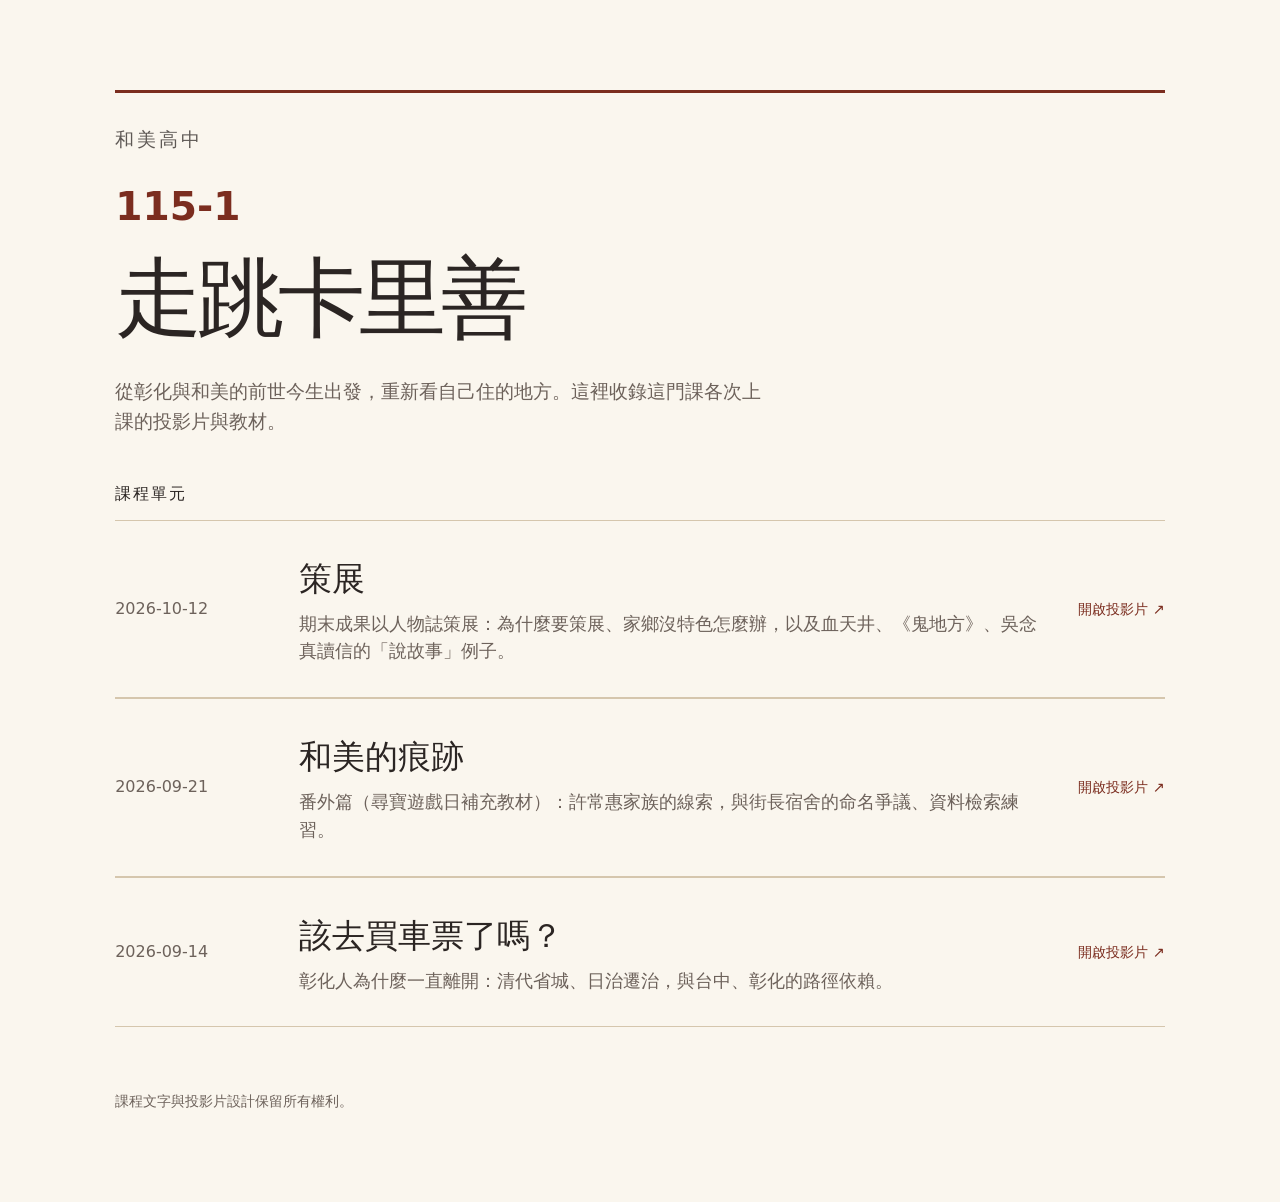
<file: index.html>
<!doctype html>
<html lang="zh-Hant-TW">
  <head>
    <meta charset="utf-8" />
    <meta name="viewport" content="width=device-width, initial-scale=1" />
    <meta name="description" content="和美高中 115-1 走跳卡里善，各次上課的投影片與教材。" />
    <meta name="theme-color" content="#7b2d1f" />
    <title>115-1 走跳卡里善｜和美高中</title>
    <link rel="icon" href="favicon.svg" type="image/svg+xml" />
    <link rel="stylesheet" href="styles.css" />
  </head>
  <body class="course-home">
    <header class="course-header">
      <p class="eyebrow">和美高中</p>
      <h1><span class="term">115-1</span>走跳卡里善</h1>
      <p class="intro">從彰化與和美的前世今生出發，重新看自己住的地方。這裡收錄這門課各次上課的投影片與教材。</p>
    </header>
    <main class="lesson-index" aria-labelledby="lessons-title">
      <h2 id="lessons-title">課程單元</h2>
      <ol class="lesson-list">
        <!-- 新增單元時，複製一個 li 並更新相對路徑、日期與名稱。 -->
        <li>
          <a class="lesson-entry" href="lessons/2026-10-12-策展/index.html">
            <time datetime="2026-10-12">2026-10-12</time>
            <span>
              <strong>策展</strong>
              <span class="entry-sub">期末成果以人物誌策展：為什麼要策展、家鄉沒特色怎麼辦，以及血天井、《鬼地方》、吳念真讀信的「說故事」例子。</span>
            </span>
            <span class="entry-action">開啟投影片 <span aria-hidden="true">↗</span></span>
          </a>
        </li>
        <li>
          <a class="lesson-entry" href="lessons/2026-09-21-和美的痕跡/index.html">
            <time datetime="2026-09-21">2026-09-21</time>
            <span>
              <strong>和美的痕跡</strong>
              <span class="entry-sub">番外篇（尋寶遊戲日補充教材）：許常惠家族的線索，與街長宿舍的命名爭議、資料檢索練習。</span>
            </span>
            <span class="entry-action">開啟投影片 <span aria-hidden="true">↗</span></span>
          </a>
        </li>
        <li>
          <a class="lesson-entry" href="lessons/2026-09-14-該去買車票了嗎/index.html">
            <time datetime="2026-09-14">2026-09-14</time>
            <span>
              <strong>該去買車票了嗎？</strong>
              <span class="entry-sub">彰化人為什麼一直離開：清代省城、日治遷治，與台中、彰化的路徑依賴。</span>
            </span>
            <span class="entry-action">開啟投影片 <span aria-hidden="true">↗</span></span>
          </a>
        </li>
      </ol>
    </main>
    <footer class="course-footer"><p>課程文字與投影片設計保留所有權利。</p></footer>
  </body>
</html>
</file>
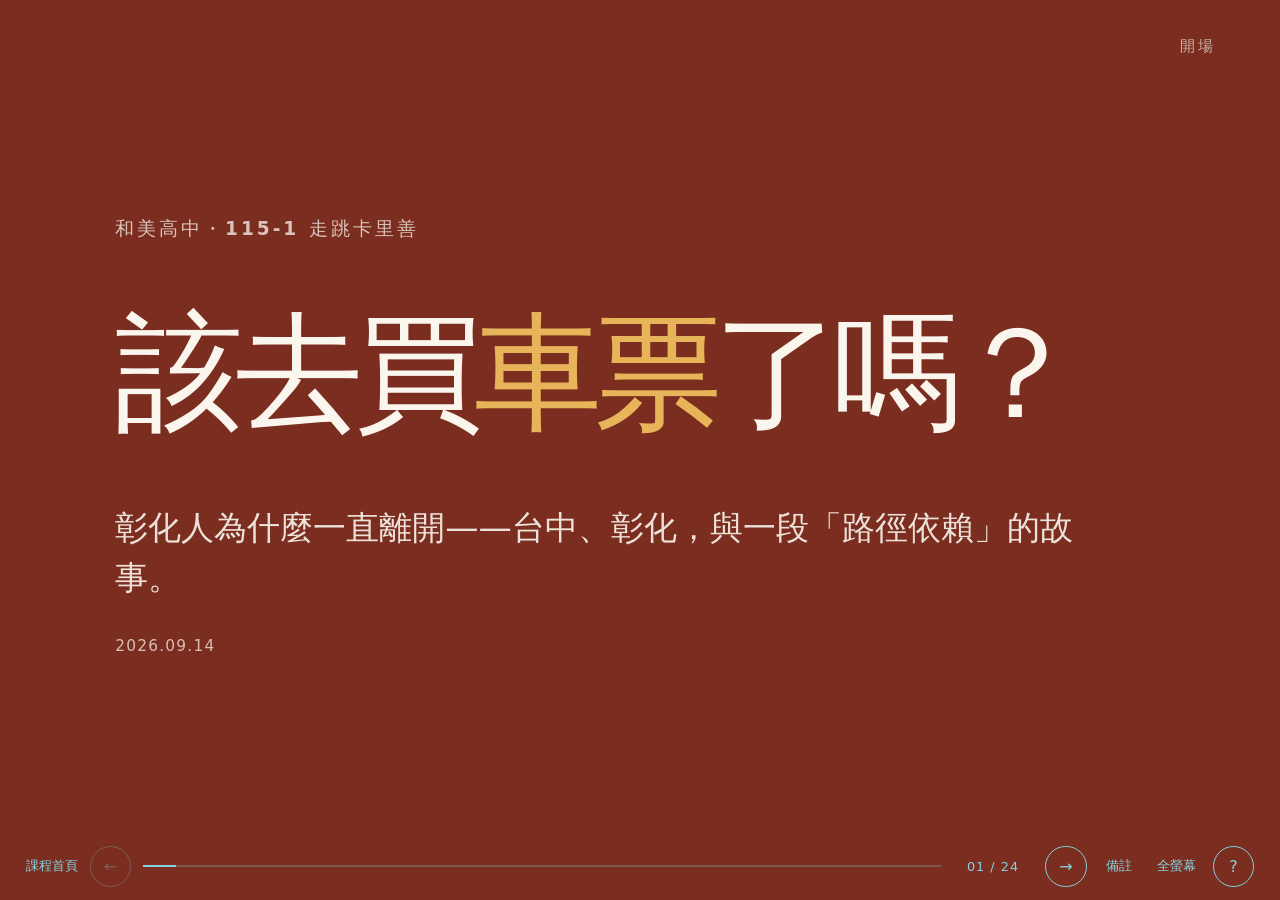
<file: lessons/2026-09-14-該去買車票了嗎/index.html>
<!doctype html>
<html lang="zh-Hant-TW">
  <head>
    <meta charset="utf-8" />
    <meta name="viewport" content="width=device-width, initial-scale=1" />
    <meta name="description" content="和美高中 115-1 走跳卡里善：2026-09-14「該去買車票了嗎？」彰化人為什麼一直離開，台中與彰化的路徑依賴。" />
    <meta name="theme-color" content="#7b2d1f" />
    <title>該去買車票了嗎？｜115-1 走跳卡里善</title>
    <link rel="icon" href="../../favicon.svg" type="image/svg+xml" />
    <link rel="stylesheet" href="../../styles.css" />
  </head>
  <body class="presentation">
    <a class="skip-link" href="#deck">跳到投影片</a>
    <main id="deck" class="deck" tabindex="-1" data-title="該去買車票了嗎？｜115-1 走跳卡里善">
      <!-- 01 -->
      <section id="slide-1" class="slide title-slide" data-section="開場" data-theme="brick" aria-labelledby="heading-1">
        <p class="eyebrow">和美高中・115-1 走跳卡里善</p>
        <h1 id="heading-1">該去買<span class="accent">車票</span>了嗎？</h1>
        <p class="lede">彰化人為什麼一直離開——台中、彰化，與一段「路徑依賴」的故事。</p>
        <p class="meta">2026.09.14</p>
        <aside class="speaker-notes">今天從第一週那個「要不要留彰化」的問題接下去。先不急著替彰化辯護，先把「離開」這件事放到六十年的尺度上看。</aside>
      </section>

      <!-- 02 -->
      <section id="slide-2" class="slide" data-section="前情提要" data-theme="paper" aria-labelledby="heading-2">
        <p class="kicker">前情提要</p>
        <h2 id="heading-2">第一週問大家：<br />以後要不要<span class="accent">留在彰化</span>？</h2>
        <ul class="big-list">
          <li>有被問到的同學都說<strong>不要</strong></li>
          <li>原因包含：太無聊、沒百貨公司……等等</li>
        </ul>
        <aside class="speaker-notes">可以先點一兩位當時回答的同學，請他們再說一次理由，讓下一張的「沒血沒淚」有具體對象。</aside>
      </section>

      <!-- 03 -->
      <section id="slide-3" class="slide question-slide" data-section="是不是我們班特別沒血沒淚" data-theme="sand" aria-labelledby="heading-3">
        <p class="kicker">先問一個問題</p>
        <h2 id="heading-3">是不是我們班<br />特別<span class="accent">沒血沒淚</span>？</h2>
        <p class="aside-copy">請看講義，回答上面的問題。</p>
        <aside class="speaker-notes">發講義，給時間讀。講義裡的人口資料是關鍵：讓學生自己從數字裡發現「淨移出」這件事，不要先講答案。</aside>
      </section>

      <!-- 04 -->
      <section id="slide-4" class="slide statement-slide" data-section="是不是我們班特別沒血沒淚" data-theme="charcoal" aria-labelledby="heading-4">
        <p class="kicker">看講義發現的事情</p>
        <h2 id="heading-4">二戰以來，<br />彰化就一直是<span class="accent">人口淨移出</span>。</h2>
      </section>

      <!-- 05 -->
      <section id="slide-5" class="slide statement-slide" data-section="是不是我們班特別沒血沒淚" data-theme="brick" aria-labelledby="heading-5">
        <p class="kicker">所以</p>
        <h2 id="heading-5">你們的決定並不特別。<br /><span class="accent">彰化人已經做了 60 年以上</span><br />這樣的事。</h2>
      </section>

      <!-- 06 -->
      <section id="slide-6" class="slide question-slide" data-section="再問一次為什麼" data-theme="paper" aria-labelledby="heading-6">
        <p class="kicker">再問一次</p>
        <h2 id="heading-6">為什麼？</h2>
        <p class="body-large">這次不是「你自己」的原因，而是<strong>「彰化人」</strong>的原因。<br />可以用實際的例子。</p>
        <aside class="speaker-notes">老師自己的例子：我姐學設計，在彰化沒有公司要。重點是把「我不想留」推到「這裡留不住某一類人」——從個人偏好變成結構問題。</aside>
      </section>

      <!-- 07 -->
      <section id="slide-7" class="slide section-slide" data-section="小結" data-theme="charcoal" aria-labelledby="heading-7">
        <p class="kicker">小結</p>
        <h2 id="heading-7">不夠<span class="accent">繁榮</span>。</h2>
      </section>

      <!-- 08 -->
      <section id="slide-8" class="slide question-slide" data-section="台中為什麼比彰化好" data-theme="sand" aria-labelledby="heading-8">
        <p class="kicker">問題</p>
        <h2 id="heading-8">台中為什麼發展得<br />比彰化<span class="accent">「好」</span>？</h2>
        <aside class="speaker-notes">「好」加引號：先不定義好壞，用學生自己說的繁榮、百貨公司、工作機會當標準就可以。</aside>
      </section>

      <!-- 09 -->
      <section id="slide-9" class="slide section-slide long-title" data-section="考古時間" data-theme="brick" aria-labelledby="heading-9">
        <p class="kicker">考古時間</p>
        <h2 id="heading-9">清朝</h2>
      </section>

      <!-- 10 -->
      <section id="slide-10" class="slide" data-section="考古時間・清朝" data-theme="paper" aria-labelledby="heading-10">
        <p class="kicker">一府二鹿……三台中？</p>
        <h2 id="heading-10" class="compact-title">沒有。<br />台中對彰化人來說，<br />是個<span class="accent">鄉下地方</span>而已。</h2>
        <aside class="speaker-notes">一府二鹿三艋舺。鹿港在彰化，台中當時連名字都還不叫台中。</aside>
      </section>

      <!-- 11 -->
      <section id="slide-11" class="slide" data-section="考古時間・清朝" data-theme="paper" aria-labelledby="heading-11">
        <p class="kicker">中法戰爭結束</p>
        <h2 id="heading-11" class="compact-title">劉銘傳覺得台灣可以單獨建省，<br />在<span class="accent">台中</span>規劃新省城</h2>
        <blockquote class="historical-quote">
          <p>查彰化橋孜圖地方，山環水複，中開平原，氣象宏敞；又當全台適中之地。擬照前撫臣岑毓英議，就該處建立省城；分彰化東北之境，設首府曰『台灣府』、附郭首縣曰『台灣縣』，將原有台灣府縣改為台南府安平縣……</p>
          <cite>劉銘傳奏摺，1887 年</cite>
        </blockquote>
        <aside class="speaker-notes">橋孜圖＝橋仔頭，今台中市南區一帶。注意奏摺怎麼形容：「當全台適中之地」——選台中的理由是地理位置居中，不是因為它已經繁榮。當時它屬於彰化縣的東北境。</aside>
      </section>

      <!-- 12 -->
      <section id="slide-12" class="slide" data-section="考古時間・清朝" data-theme="sand" aria-labelledby="heading-12">
        <h2 id="heading-12" class="compact-title">還沒蓋好的時候，<br />先暫時待在<span class="accent">台北</span></h2>
        <p class="body-large">當時台北已經因為茶葉等貿易略具規模。</p>
        <blockquote class="historical-quote">
          <p>1887 年八月，畫疆分理，粗具規模，為彰化橋仔頭新訂省會，設備未周，暫駐台北。</p>
        </blockquote>
        <aside class="speaker-notes">「暫駐」兩個字是伏筆：暫時的事情一旦有人在裡面做起事來，就會變成永久的。</aside>
      </section>

      <!-- 13 -->
      <section id="slide-13" class="slide statement-slide" data-section="考古時間・清朝" data-theme="charcoal" aria-labelledby="heading-13">
        <p class="kicker">然後</p>
        <h2 id="heading-13">劉銘傳後來生病回中國，<br />後繼者不想再弄「彰化橋仔頭」（台中），<br />就把省會定在<span class="accent">台北</span>。</h2>
        <aside class="speaker-notes">清代這一段的結局：台中沒有真的成為省城，但已經被「規劃」過、動過工——這個骨架後面會被日本人撿去用。</aside>
      </section>

      <!-- 14 -->
      <section id="slide-14" class="slide section-slide long-title" data-section="考古時間" data-theme="brick" aria-labelledby="heading-14">
        <p class="kicker">考古時間</p>
        <h2 id="heading-14">日治時期</h2>
      </section>

      <!-- 15 -->
      <section id="slide-15" class="slide" data-section="考古時間・日治" data-theme="sand" aria-labelledby="heading-15">
        <p class="kicker">四個月之內</p>
        <ol class="timeline">
          <li><time datetime="1895-08">1895 年 8 月</time><span>台灣民政支部設於<strong>彰化</strong></span></li>
          <li><time datetime="1895-12">1895 年 12 月</time><span>民政支部改設至<strong>臺中</strong></span></li>
          <li class="is-question"><span>為什麼？<span class="accent">四個月就搬走</span>。</span></li>
        </ol>
        <aside class="speaker-notes">停在這裡讓學生猜。常見猜法：台中比較大？（不對，當時不是）交通？（縱貫線 1908 年才全線通車）。</aside>
      </section>

      <!-- 16 -->
      <section id="slide-16" class="slide reason-slide" data-section="考古時間・日治" data-theme="paper" aria-labelledby="heading-16">
        <p class="kicker">可能的理由 一</p>
        <h2 id="heading-16">軍事威脅？</h2>
        <blockquote class="historical-quote">
          <p>廢除彰化廳、移往台中，是因當時的兒玉總督認為彰化位於八卦山麓，從軍事觀點看有危險，才毅然實行。</p>
          <cite>臺灣新民報 1933-10-23 彰化特輯・彰化銀行支店長 中津德治</cite>
        </blockquote>
        <aside class="speaker-notes">這段史料要小心用。它是 1933 年的事後回顧，不是 1895 年的決策文件。三個問題：（1）兒玉源太郎 1898 年才就任總督，1895 年遷支部時他還不在位；（2）原報講的是「廢廳」，1909 年廢彰化廳併入臺中廳，跟 1895 年民政支部遷移是兩件事，原報可能混在一起；（3）中津寫這段是為了主張「現在飛機發達所以彰化已無軍事危險，應該投資建設」——軍事回顧是他論證的一環。所以這張投影片的問號是真的問號。可以反問學生：「中津在 1933 年這樣解釋，我們還需要什麼證據，才知道這是不是當年真正的理由？」不要把答案寫成「八卦山危險，所以日本遷往台中」。完整考證在 vault 的 1933 新民報對照稿「延伸討論」一節。</aside>
      </section>

      <!-- 17 -->
      <section id="slide-17" class="slide reason-slide" data-section="考古時間・日治" data-theme="paper" aria-labelledby="heading-17">
        <p class="kicker">可能的理由 二</p>
        <h2 id="heading-17">清朝留下來的<span class="accent">骨架</span></h2>
        <p class="reason-copy">官署、公地、軍營——現成的，更方便使用。</p>
        <aside class="speaker-notes">接回清代那一段：劉銘傳時期在台中規劃省城、蓋了一些東西。日本人 1895 年 12 月遷到台中後，是用清代的儒考棚辦公（依據：臺中市政府文化局）。這一條比軍事說有更直接的物證。</aside>
      </section>

      <!-- 18 -->
      <section id="slide-18" class="slide statement-slide" data-section="路徑依賴" data-theme="charcoal" aria-labelledby="heading-18">
        <p class="kicker">於是</p>
        <h2 id="heading-18">公共投資與人口、經濟活動聚集，<br />開始形成兩個城市發展的<br /><span class="accent">「路徑依賴」</span>。</h2>
        <aside class="speaker-notes">路徑依賴（path dependence）：早期一個不一定很重要的選擇，因為後面的投資都疊在它上面，變得越來越難改變。官署在哪 → 官員住哪 → 商店開哪 → 道路鐵路通哪 → 人口聚哪 → 下一筆投資又投哪。每一步都「合理」，加起來就鎖死了。可以用 QWERTY 鍵盤或台北「暫駐」變永駐當類比。</aside>
      </section>

      <!-- 19 -->
      <section id="slide-19" class="slide question-slide" data-section="可以超越台中嗎" data-theme="sand" aria-labelledby="heading-19">
        <p class="kicker">問題</p>
        <h2 id="heading-19">可以重新超越台中，<br />恢復古彰化人的<span class="accent">光榮</span>嗎？</h2>
        <p class="answer">路徑依賴，不容易。</p>
        <aside class="speaker-notes">「不容易」不等於「不可能」，但要誠實：要翻轉路徑依賴，通常需要外部大事件（戰爭、天災、產業革命）或者非常大規模的刻意投資。彰化這六十年都沒有等到那個事件。</aside>
      </section>

      <!-- 20 -->
      <section id="slide-20" class="slide section-slide long-title" data-section="該去買車票了嗎" data-theme="brick" aria-labelledby="heading-20">
        <p class="kicker">所以</p>
        <h2 id="heading-20">該去買車票了嗎？</h2>
        <p class="aside-copy">接受事實，搬到別的地方？</p>
      </section>

      <!-- 21 -->
      <section id="slide-21" class="slide" data-section="該去買車票了嗎" data-theme="paper" aria-labelledby="heading-21">
        <p class="kicker">問題一：查一下距離</p>
        <h2 id="heading-21" class="compact-title">這三段路，各有多遠？</h2>
        <ol class="distance-list">
          <li><span>台北市北投捷運站 → 台北 101</span><span>？ km</span></li>
          <li><span>和美 → 三井 Outlet</span><span>？ km</span></li>
          <li><span>野原廣志：春日部市 → 公司</span><span>？ km</span></li>
        </ol>
        <aside class="speaker-notes">讓學生用手機查，數字由他們填。老師參考值（未實測，上課前請自己再查一次）：北投站到台北 101 車程約 13～15 公里；和美到台中港三井 Outlet 車程約 20 公里；野原廣志從春日部到霞關的公司，通勤約 40 公里、單程一個多小時。重點不是精確數字，是「住在離市中心 15～40 公里的地方」在台北或東京是常態，靠的是大眾運輸。</aside>
      </section>

      <!-- 22 -->
      <section id="slide-22" class="slide statement-slide" data-section="該去買車票了嗎" data-theme="sand" aria-labelledby="heading-22">
        <p class="kicker">所以</p>
        <h2 id="heading-22">和美沒有百貨公司是沒有關係的，<br />但是應該要有<span class="accent">捷運、鐵道、輕軌</span>……<br />等等大眾運輸。</h2>
        <aside class="speaker-notes">把問題從「和美為什麼沒有」轉成「和美需要跟什麼連起來」。北投人不需要北投有 101，他們需要 20 分鐘到得了 101。</aside>
      </section>

      <!-- 23 -->
      <section id="slide-23" class="slide" data-section="該去買車票了嗎" data-theme="paper" aria-labelledby="heading-23">
        <p class="kicker">問題二</p>
        <h2 id="heading-23" class="reading-title">如果和美就不是會發展出高樓、超大商場的都會核心，那麼作為住民，或者作為家人住在和美的人，<span class="accent">你希望和美（或北彰）是什麼樣貌？需要哪些設施？</span></h2>
        <aside class="speaker-notes">這是今天的主要討論／作業題。可以分兩層問：（1）你自己二十歲、四十歲時希望它是什麼樣子；（2）你爸媽、阿公阿嬤留在這裡，他們需要什麼。第二層通常會問出跟第一層很不一樣的答案（醫療、公車、可以走路的街道）。</aside>
      </section>

      <!-- 24 -->
      <section id="slide-24" class="slide" data-section="參考資源" data-theme="charcoal" aria-labelledby="heading-24">
        <p class="kicker">參考資源</p>
        <h2 id="heading-24" class="compact-title">今天用到的史料</h2>
        <ul class="source-list">
          <li>劉銘傳奏摺（1887），台灣建省與省城選址</li>
          <li>《臺灣新民報》1933 年 10 月 23 日彰化特輯第 5 版，中津德治，日中對照校讀稿</li>
          <li>國史館臺灣文獻館典藏號 00000014014〈臺灣民政支部位置更定及廳舍修繕認可〉（1895-12-11，公文正文尚未讀到）</li>
        </ul>
        <aside class="speaker-notes">1933 年那篇的完整校讀稿與史料批判在老師的 vault 裡。國史館那份公文目前只確認目錄存在，還沒讀到正文，所以不能說它證實或否定了軍事理由。</aside>
      </section>
    </main>

    <nav class="chrome" aria-label="投影片控制列">
      <a class="course-link" href="../../index.html" aria-label="返回課程首頁">課程首頁</a>
      <button id="prev" type="button" aria-label="上一張投影片">←</button>
      <div class="progress-shell" aria-hidden="true"><span id="progress"></span></div>
      <button id="counter" type="button" aria-live="polite" aria-atomic="true" aria-label="跳到指定頁">01 / 24</button>
      <button id="next" type="button" aria-label="下一張投影片">→</button>
      <button id="notes" type="button" aria-label="開啟講者備註" aria-controls="notes-panel" aria-expanded="false">備註</button>
      <button id="fullscreen" type="button" aria-label="進入全螢幕">全螢幕</button>
      <button id="help" type="button" aria-label="顯示操作說明">?</button>
    </nav>
    <aside id="notes-panel" class="notes-panel" aria-label="講者備註" aria-hidden="true" inert>
      <div><strong>講者備註</strong><button id="close-notes" type="button" aria-label="關閉講者備註">×</button></div>
      <p id="notes-copy"></p>
    </aside>
    <dialog id="help-dialog" aria-labelledby="help-title">
      <form method="dialog">
        <button class="dialog-close" aria-label="關閉操作說明">×</button>
        <h2 id="help-title">操作方式</h2>
        <dl>
          <dt>← / →、PageUp / PageDown</dt><dd>上一張／下一張</dd>
          <dt>Space / Enter</dt><dd>下一張</dd>
          <dt>Home / End</dt><dd>第一張／最後一張</dd>
          <dt>F</dt><dd>進入或離開全螢幕</dd>
          <dt>數字＋Enter</dt><dd>跳到該頁</dd>
          <dt>G／點頁碼</dt><dd>開啟目錄，挑一張跳過去</dd>
          <dt>N</dt><dd>開啟或關閉講者備註</dd>
          <dt>Esc</dt><dd>關閉備註或操作說明</dd>
          <dt>觸控操作</dt><dd>左右滑動換頁</dd>
        </dl>
        <p>講者備註會顯示在目前畫面上。</p>
      </form>
    </dialog>
    <noscript>啟用 JavaScript 後可使用換頁功能；目前以連續頁面閱讀。</noscript>
    <script src="../../app.js"></script>
  </body>
</html>
</file>
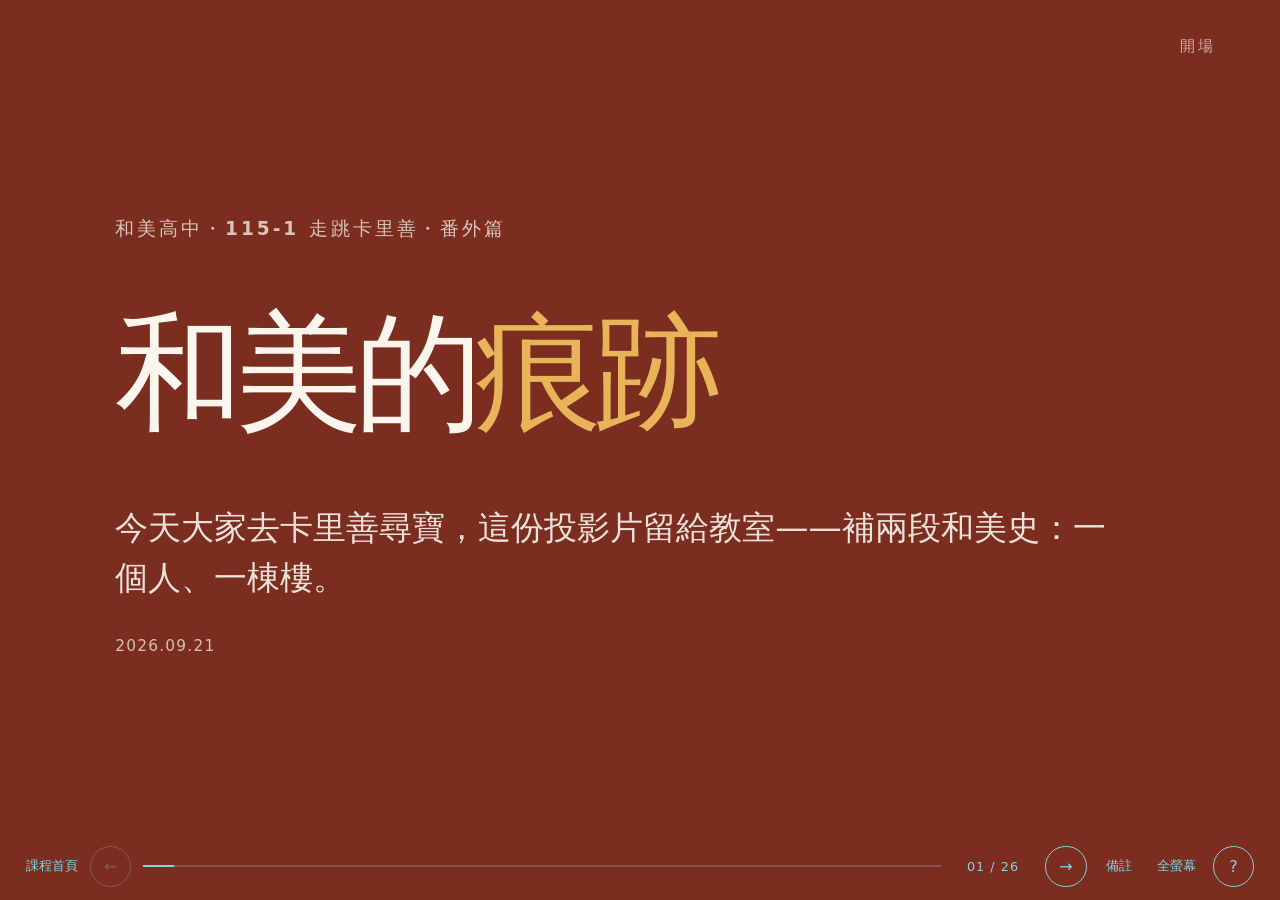
<file: lessons/2026-09-21-和美的痕跡/index.html>
<!doctype html>
<html lang="zh-Hant-TW">
  <head>
    <meta charset="utf-8" />
    <meta name="viewport" content="width=device-width, initial-scale=1" />
    <meta name="description" content="和美高中 115-1 走跳卡里善番外篇：2026-09-21「和美的痕跡」——許常惠家族在和美的線索，以及和美街長宿舍的命名爭議與資料檢索練習。" />
    <meta name="theme-color" content="#7b2d1f" />
    <title>和美的痕跡｜115-1 走跳卡里善</title>
    <link rel="icon" href="../../favicon.svg" type="image/svg+xml" />
    <link rel="stylesheet" href="../../styles.css" />
  </head>
  <body class="presentation">
    <a class="skip-link" href="#deck">跳到投影片</a>
    <main id="deck" class="deck" tabindex="-1" data-title="和美的痕跡｜115-1 走跳卡里善">
      <!-- 01 -->
      <section id="slide-1" class="slide title-slide" data-section="開場" data-theme="brick" aria-labelledby="heading-1">
        <p class="eyebrow">和美高中・115-1 走跳卡里善・番外篇</p>
        <h1 id="heading-1">和美的<span class="accent">痕跡</span></h1>
        <p class="lede">今天大家去卡里善尋寶，這份投影片留給教室——補兩段和美史：一個人、一棟樓。</p>
        <p class="meta">2026.09.21</p>
        <aside class="speaker-notes">今天用不太到這份投影片，尋寶遊戲是主活動。這份是留在教室／線上給沒跟到、或想多讀一點的同學的補充教材，也順便示範一次「查資料查到卡住」是什麼樣子。</aside>
      </section>

      <!-- 02 -->
      <section id="slide-2" class="slide" data-section="今天想留下的兩段和美史" data-theme="paper" aria-labelledby="heading-2">
        <p class="kicker">今天想留下</p>
        <h2 id="heading-2">兩段和美史</h2>
        <ol class="agenda">
          <li>許常惠家族在和美的痕跡</li>
          <li>街長宿舍附近的變化，與它自己的爭議歷史</li>
        </ol>
        <aside class="speaker-notes">這兩題都不是老師原本就知道答案的題目，是這次備課邊查邊確認的。查到一半會發現，有些事情網路上根本沒有交叉考證過——這件事本身也值得跟同學說。</aside>
      </section>

      <!-- 03 -->
      <section id="slide-3" class="slide section-slide" data-section="許常惠家族在和美的痕跡" data-theme="brick" aria-labelledby="heading-3">
        <p class="kicker">第一段</p>
        <h2 id="heading-3">許常惠家族<br />在和美的<span class="accent">痕跡</span></h2>
      </section>

      <!-- 04 -->
      <section id="slide-4" class="slide" data-section="許常惠家族在和美的痕跡" data-theme="sand" aria-labelledby="heading-4">
        <p class="kicker">許常惠是誰</p>
        <h2 id="heading-4" class="compact-title">台灣重要的音樂學家與作曲家，<br />推動過<span class="accent">民歌採集運動</span>。</h2>
        <aside class="speaker-notes">許常惠（1929–2001）在台灣音樂史上的定位是廣為人知的常識，不是這次查證的重點；這張只是簡單交代他是誰，後面幾張把焦點放回「和美」這個地方。</aside>
      </section>

      <!-- 05 -->
      <section id="slide-5" class="slide statement-slide" data-section="許常惠家族在和美的痕跡" data-theme="paper" aria-labelledby="heading-5">
        <h2 id="heading-5">1929 年，<br />他出生在「臺中州彰化郡<span class="accent">和美庄</span>」——<br />也就是今天的和美鎮。</h2>
        <p class="source-note">來源：維基百科「許常惠」條目；國史館史料彙編（線上 PDF）</p>
        <aside class="speaker-notes">日治時期的行政層級是「州—郡—庄」，和美當時是「庄」，還不是「街」——這個層級差異，等一下講街長宿舍時會再用到。</aside>
      </section>

      <!-- 06 -->
      <section id="slide-6" class="slide" data-section="許常惠家族在和美的痕跡" data-theme="paper" aria-labelledby="heading-6">
        <p class="kicker">家族原鄉</p>
        <h2 id="heading-6" class="compact-title">祖先來自福建泉州府安溪縣，<br />先落腳<span class="accent">鹿港</span>，<br />祖父許劍漁是晚清秀才。</h2>
        <p class="source-note">來源：國史館史料彙編</p>
        <aside class="speaker-notes">先在鹿港，之後家族才在和美落地——這條遷徙路線本身就是彰化平原上常見的「鹿港先發、周邊庄社後來居上」的模式，可以跟其他堂課的鹿港市街改正內容互相呼應。</aside>
      </section>

      <!-- 07 -->
      <section id="slide-7" class="slide statement-slide" data-section="許常惠家族在和美的痕跡" data-theme="charcoal" aria-labelledby="heading-7">
        <h2 id="heading-7">父親許五頂（號幼漁），<br />在和美開設<span class="accent">「汎愛醫院」</span>。</h2>
        <p class="source-note">來源：國史館史料彙編</p>
        <aside class="speaker-notes">母親王冰清是鹿港「泉合利」郊行商人王舜年之女，門當戶對的醫生與商人家族聯姻，是當時仕紳階層常見的組合。汎愛醫院確切地址目前查無資料。</aside>
      </section>

      <!-- 08 -->
      <section id="slide-8" class="slide" data-section="許常惠家族在和美的痕跡" data-theme="paper" aria-labelledby="heading-8">
        <p class="kicker">一家十個小孩，許常惠排行第七</p>
        <ul class="big-list">
          <li><strong>長兄許常山：</strong>承父業行醫，接任汎愛醫院院長</li>
          <li><strong>次兄許常安：</strong>文學博士，任教日本東京專修大學</li>
        </ul>
        <p class="source-note">來源：國史館史料彙編</p>
        <aside class="speaker-notes">這個家族在兩代之間橫跨醫學、商業、文學、音樂四個領域，是典型的日治到戰後仕紳家族「教育翻身」路徑，可以問同學：為什麼這種家庭特別容易出「跨領域人才」？</aside>
      </section>

      <!-- 09 -->
      <section id="slide-9" class="slide question-slide" data-section="許常惠家族在和美的痕跡" data-theme="sand" aria-labelledby="heading-9">
        <p class="kicker">查資料查到卡住的地方</p>
        <h2 id="heading-9">汎愛醫院的舊址在哪裡？<br />現在還在<span class="accent">嗎</span>？</h2>
        <aside class="speaker-notes">目前查無汎愛醫院的確切地址與現況。這題留給班上——如果有同學家裡長輩是和美人，回去問問看說不定比查網路快。</aside>
      </section>

      <!-- 10 -->
      <section id="slide-10" class="slide question-slide" data-section="許常惠家族在和美的痕跡" data-theme="paper" aria-labelledby="heading-10">
        <p class="kicker">查到但不敢用的一條線索</p>
        <h2 id="heading-10" class="compact-title">和美營盤埔有一座「許家墓園」——<br />是<span class="accent">同一個</span>許家嗎？</h2>
        <aside class="speaker-notes">未實測／上課前請再查：這條線索只來自一篇部落格文章，我沒有打開原始頁面覆核，也沒有其他來源交叉比對。同姓不等於同宗，這正好可以拿來提醒同學查資料的陷阱——先別急著把兩件事湊在一起。</aside>
      </section>

      <!-- 11 -->
      <section id="slide-11" class="slide section-slide" data-section="街長宿舍附近的變化與爭議" data-theme="brick" aria-labelledby="heading-11">
        <p class="kicker">第二段</p>
        <h2 id="heading-11">街長宿舍<br />附近的變化，<br />與它自己的<span class="accent">爭議</span></h2>
      </section>

      <!-- 12 -->
      <section id="slide-12" class="slide statement-slide" data-section="街長宿舍附近的變化與爭議" data-theme="paper" aria-labelledby="heading-12">
        <h2 id="heading-12">和美有一棟老建築，<br />長期被稱為<span class="accent">「和美街長宿舍」</span>。</h2>
        <aside class="speaker-notes">位置大約在彰美路五段一帶（門牌未逐一覆核原始頁面，上課前建議用地圖再確認一次）。</aside>
      </section>

      <!-- 13 -->
      <section id="slide-13" class="slide" data-section="街長宿舍附近的變化與爭議" data-theme="sand" aria-labelledby="heading-13">
        <p class="kicker">現況</p>
        <h2 id="heading-13" class="compact-title">2008 年登錄歷史建築，<br />2020 年修復完成，<br />現在是<span class="accent">「和美莊苑」</span>生活美學中心。</h2>
        <p class="source-note">來源：維基百科「和美街長宿舍」條目；中國時報 2020-09-19 報導</p>
        <aside class="speaker-notes">登錄之後，因為土地是民間私有、縣府只有地上物產權，產權問題拖了將近十年才真正動工修復（2018 年開工）——這是戰後行政面的爭議，不是殖民時期的爭議，跟下一段要講的「名字爭議」是兩回事，講的時候要分開。</aside>
      </section>

      <!-- 14 -->
      <section id="slide-14" class="slide question-slide" data-section="街長宿舍附近的變化與爭議" data-theme="charcoal" aria-labelledby="heading-14">
        <h2 id="heading-14">但「街長宿舍」這個名字，<br />真的<span class="accent">名副其實</span>嗎？</h2>
        <aside class="speaker-notes">停在這裡讓學生猜。可以先問：一棟建築的「名字」跟它真正的「歷史用途」，有沒有可能對不上？</aside>
      </section>

      <!-- 15 -->
      <section id="slide-15" class="slide statement-slide" data-section="街長宿舍附近的變化與爭議" data-theme="paper" aria-labelledby="heading-15">
        <h2 id="heading-15">根據維基百科與中國時報報導，<br />這棟樓 1896 年蓋好時，<br />其實是<span class="accent">「和美（線）警察官吏派出所」</span>。</h2>
        <p class="source-note">來源：維基百科「和美街長宿舍」條目；中國時報 2020-09-19 報導</p>
        <aside class="speaker-notes">派出所，不是行政首長宿舍——跟「街長宿舍」這個名字給人的第一印象完全不同。</aside>
      </section>

      <!-- 16 -->
      <section id="slide-16" class="slide" data-section="街長宿舍附近的變化與爭議" data-theme="sand" aria-labelledby="heading-16">
        <p class="kicker">這棟樓的身分變化</p>
        <ol class="timeline">
          <li><time datetime="1896">1896 年</time><span>蓋好，用途是<strong>警察官吏派出所</strong></span></li>
          <li><time datetime="1920">1920 年</time><span>和美改制為「和美庄」，另建庄役場；原建物轉為警察機構＋<strong>「莊長宿舍」</strong></span></li>
          <li><time datetime="1943">1943 年</time><span>和美才第一次升格為<strong>「和美街」</strong></span></li>
          <li class="is-question"><span>戰後，第二任和美<strong>鎮長蔣超曾</strong>以此為官邸——民間才開始叫它「街長宿舍」</span></li>
        </ol>
        <p class="source-note">來源：維基百科「和美街長宿舍」條目</p>
        <aside class="speaker-notes">關鍵在最後一步：和美要到 1943 年才是「街」，但這棟樓的用途在那之前二十幾年就已經定型了。「街長宿舍」這個名字，疑似是戰後鎮長入住之後才被追認、混用出來的。</aside>
      </section>

      <!-- 17 -->
      <section id="slide-17" class="slide question-slide" data-section="街長宿舍附近的變化與爭議" data-theme="paper" aria-labelledby="heading-17">
        <p class="kicker">但也有不同說法</p>
        <h2 id="heading-17" class="compact-title">所以是「訛傳」，<br />還是<span class="accent">庄長本來就住在派出所裡</span>？</h2>
        <aside class="speaker-notes">兩派說法並陳，這裡不下定論：（1）維基百科／中國時報：訛傳說——原本是警察機關，戰後鎮長入住後才被叫成街長宿舍；（2）自由時報訪問彰化縣文化局長陳文彬，說法是「當時和美庄長就住在派出所裡頭」，暗示庄長與警察機關本來就合一，不算訛傳。目前查到的網路資料沒有交叉引註原始檔案，哪一個才是史學界公認的版本，我還沒查到定論。國家文化資產網（建物編號 20080513000002）的官方登錄理由全文可能有答案，但那個頁面是動態載入，這次沒抓下來，需要親自上網站查。</aside>
      </section>

      <!-- 18 -->
      <section id="slide-18" class="slide" data-section="街長宿舍附近的變化與爭議" data-theme="charcoal" aria-labelledby="heading-18">
        <p class="kicker">從建築本身找線索</p>
        <ul class="big-list">
          <li>一字型建築，兩翼對稱、中央事務室</li>
          <li>北翼是警部補室、巡查室；南翼是巡查捕室、庄長室</li>
          <li>建物前有二戰防空洞，<strong>內部設有拘留所</strong></li>
        </ul>
        <p class="source-note">來源：維基百科「和美街長宿舍」條目；自由時報報導</p>
        <aside class="speaker-notes">拘留所是關鍵物證：如果這棟樓一直都是警察機關，拘留所就說得通；如果只是單純的行政首長宿舍，通常不會有這種設施。這是一個示範——與其只信「名字」，不如從「建築機能」反推歷史。</aside>
      </section>

      <!-- 19 -->
      <section id="slide-19" class="slide section-slide" data-section="附近街區的變化" data-theme="brick" aria-labelledby="heading-19">
        <p class="kicker">再往外看一點</p>
        <h2 id="heading-19">附近街區<br />的<span class="accent">變化</span></h2>
      </section>

      <!-- 20 -->
      <section id="slide-20" class="slide statement-slide" data-section="附近街區的變化" data-theme="paper" aria-labelledby="heading-20">
        <h2 id="heading-20">和美一直到 <span class="accent">1970 年</span>，<br />才第一次擬定都市計畫——<br />比彰化（1906）、鹿港（1935）都晚了幾十年。</h2>
        <p class="source-note">來源：老師另一堂走跳卡里善課程筆記（2026-04-14）</p>
        <aside class="speaker-notes">這條是之前備課時就整理過、已經在用的資料，不是這次新查的。意思是：在日治時期，和美一直不被當作「都市」來規劃——這也呼應了為什麼這棟樓一開始只是派出所，而不是氣派的行政廳舍：和美當時的行政地位本來就不高。</aside>
      </section>

      <!-- 21 -->
      <section id="slide-21" class="slide question-slide" data-section="附近街區的變化" data-theme="sand" aria-labelledby="heading-21">
        <h2 id="heading-21">那，這棟樓周邊<br />當時的<span class="accent">街道、店屋</span><br />長什麼樣子？</h2>
        <aside class="speaker-notes">這題目前查無資料——我只找到和美整體行政區劃變化的資訊，沒找到聚焦在這棟建物周邊街廓、市街改正前後對照的資料。老實承認查不到，比硬湊一個答案好。</aside>
      </section>

      <!-- 22 -->
      <section id="slide-22" class="slide section-slide" data-section="留給大家的資料檢索任務" data-theme="brick" aria-labelledby="heading-22">
        <p class="kicker">所以</p>
        <h2 id="heading-22">留給大家的<br /><span class="accent">資料檢索</span>任務</h2>
      </section>

      <!-- 23 -->
      <section id="slide-23" class="slide" data-section="留給大家的資料檢索任務" data-theme="paper" aria-labelledby="heading-23">
        <p class="kicker">老師自己也卡住的四個問題</p>
        <ol class="premises">
          <li>汎愛醫院的舊址在哪裡？現在還在嗎？</li>
          <li>「和美營盤埔許家墓園」是不是許常惠家族？</li>
          <li>街長宿舍興建當時，有沒有土地或人事上的爭議紀錄？</li>
          <li>國家文化資產網「和美街長宿舍」的官方登錄理由全文寫了什麼？（建物編號 20080513000002）</li>
        </ol>
        <aside class="speaker-notes">這四題都是這次備課真的卡住、沒查到的地方，可以直接當分組任務。鼓勵學生找到原始檔案，不要只信單一部落格或懶人包網站。</aside>
      </section>

      <!-- 24 -->
      <section id="slide-24" class="slide reason-slide" data-section="留給大家的資料檢索任務" data-theme="sand" aria-labelledby="heading-24">
        <p class="kicker">怎麼查，會比查到互相矛盾的懶人包更好？</p>
        <ul class="big-list">
          <li>先找官方登錄資料（例如國家文化資產網），而不是先找部落格</li>
          <li>同一件事至少比對兩個獨立來源，看它們是不是各自引用了同一份原始資料</li>
          <li>分清楚「一手史料」跟「後來的整理與解讀」，兩者不能互相取代</li>
        </ul>
        <aside class="speaker-notes">直接呼應剛剛「街長宿舍到底是不是訛傳」查不到定論的經驗——不是老師偷懶查不到，是網路上目前真的沒有交叉考證過原始檔案。這就是為什麼要留這幾題給大家。</aside>
      </section>

      <!-- 25 -->
      <section id="slide-25" class="slide" data-section="參考資源" data-theme="charcoal" aria-labelledby="heading-25">
        <p class="kicker">參考資源</p>
        <h2 id="heading-25" class="compact-title">今天用到的來源</h2>
        <ul class="source-list">
          <li>維基百科「許常惠」條目、「和美街長宿舍」條目</li>
          <li>國史館史料彙編（許常惠家族背景，線上 PDF）</li>
          <li>中國時報 2020-09-19〈和美街長宿舍修復完工〉報導</li>
          <li>自由時報報導，訪彰化縣文化局長陳文彬</li>
          <li>老師另一堂走跳卡里善課程筆記（2026-04-14，和美都市計畫年代）</li>
        </ul>
        <aside class="speaker-notes">國家文化資產網原始登錄資料頁面（建物編號 20080513000002）這次抓不下來，還沒讀到官方登錄理由全文，是最值得補的一個來源。</aside>
      </section>

      <!-- 26 -->
      <section id="slide-26" class="slide title-slide" data-section="尋寶愉快" data-theme="brick" aria-labelledby="heading-26">
        <p class="eyebrow">回到今天的正題</p>
        <h1 id="heading-26">尋寶<span class="accent">愉快</span></h1>
        <p class="lede">路上如果剛好經過老房子，順便留意一下——它現在的名字，不一定是它本來的樣子。</p>
      </section>
    </main>

    <nav class="chrome" aria-label="投影片控制列">
      <a class="course-link" href="../../index.html" aria-label="返回課程首頁">課程首頁</a>
      <button id="prev" type="button" aria-label="上一張投影片">←</button>
      <div class="progress-shell" aria-hidden="true"><span id="progress"></span></div>
      <button id="counter" type="button" aria-live="polite" aria-atomic="true" aria-label="跳到指定頁">01 / 26</button>
      <button id="next" type="button" aria-label="下一張投影片">→</button>
      <button id="notes" type="button" aria-label="開啟講者備註" aria-controls="notes-panel" aria-expanded="false">備註</button>
      <button id="fullscreen" type="button" aria-label="進入全螢幕">全螢幕</button>
      <button id="help" type="button" aria-label="顯示操作說明">?</button>
    </nav>
    <aside id="notes-panel" class="notes-panel" aria-label="講者備註" aria-hidden="true" inert>
      <div><strong>講者備註</strong><button id="close-notes" type="button" aria-label="關閉講者備註">×</button></div>
      <p id="notes-copy"></p>
    </aside>
    <dialog id="help-dialog" aria-labelledby="help-title">
      <form method="dialog">
        <button class="dialog-close" aria-label="關閉操作說明">×</button>
        <h2 id="help-title">操作方式</h2>
        <dl>
          <dt>← / →、PageUp / PageDown</dt><dd>上一張／下一張</dd>
          <dt>Space / Enter</dt><dd>下一張</dd>
          <dt>Home / End</dt><dd>第一張／最後一張</dd>
          <dt>F</dt><dd>進入或離開全螢幕</dd>
          <dt>數字＋Enter</dt><dd>跳到該頁</dd>
          <dt>G／點頁碼</dt><dd>開啟目錄，挑一張跳過去</dd>
          <dt>N</dt><dd>開啟或關閉講者備註</dd>
          <dt>Esc</dt><dd>關閉備註或操作說明</dd>
          <dt>觸控操作</dt><dd>左右滑動換頁</dd>
        </dl>
        <p>講者備註會顯示在目前畫面上。</p>
      </form>
    </dialog>
    <noscript>啟用 JavaScript 後可使用換頁功能；目前以連續頁面閱讀。</noscript>
    <script src="../../app.js"></script>
  </body>
</html>
</file>
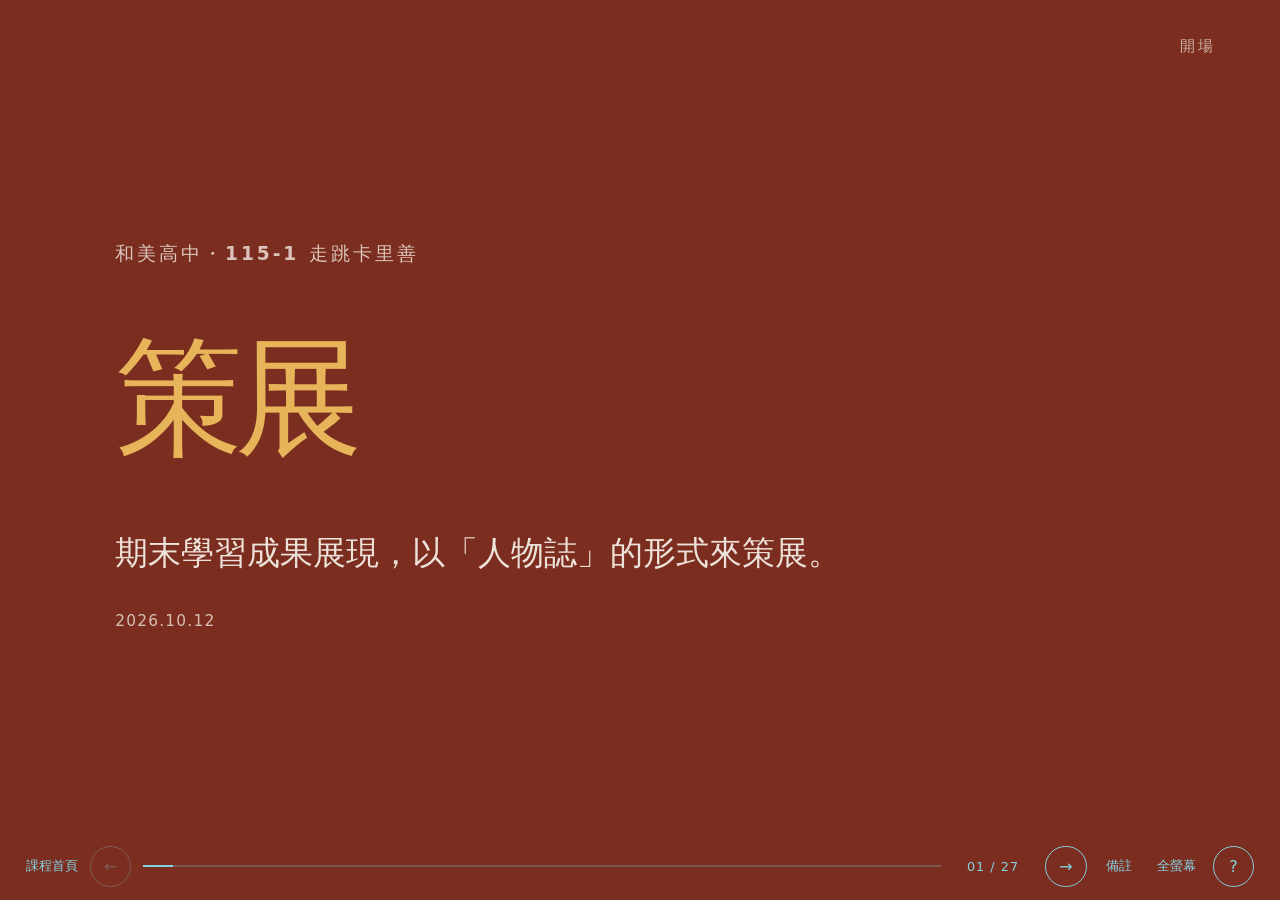
<file: lessons/2026-10-12-策展/index.html>
<!doctype html>
<html lang="zh-Hant-TW">
  <head>
    <meta charset="utf-8" />
    <meta name="viewport" content="width=device-width, initial-scale=1" />
    <meta name="description" content="和美高中 115-1 走跳卡里善：2026-10-12「策展」——期末成果以人物誌形式策展：為什麼要策展、家鄉沒特色怎麼辦、關鍵是說故事。" />
    <meta name="theme-color" content="#7b2d1f" />
    <title>策展｜115-1 走跳卡里善</title>
    <link rel="icon" href="../../favicon.svg" type="image/svg+xml" />
    <link rel="stylesheet" href="../../styles.css" />
  </head>
  <body class="presentation">
    <a class="skip-link" href="#deck">跳到投影片</a>
    <main id="deck" class="deck" tabindex="-1" data-title="策展｜115-1 走跳卡里善">
      <!-- 01 -->
      <section id="slide-1" class="slide title-slide" data-section="開場" data-theme="brick" aria-labelledby="heading-1">
        <p class="eyebrow">和美高中・115-1 走跳卡里善</p>
        <h1 id="heading-1"><span class="accent">策展</span></h1>
        <p class="lede">期末學習成果展現，以「人物誌」的形式來策展。</p>
        <p class="meta">2026.10.12</p>
      </section>

      <!-- 02 -->
      <section id="slide-2" class="slide statement-slide" data-section="說明" data-theme="paper" aria-labelledby="heading-2">
        <h2 id="heading-2">本堂課的期末學習成果展現，是<span class="accent">策展</span>，<br />並且以<span class="accent">「人物誌」</span>的形式來策展。</h2>
      </section>

      <!-- 03 -->
      <section id="slide-3" class="slide" data-section="說明" data-theme="sand" aria-labelledby="heading-3">
        <p class="kicker">因為這禮拜段考</p>
        <h2 id="heading-3">今天只要：</h2>
        <ol class="agenda">
          <li>做一個簡單作業</li>
          <li>把前兩個禮拜的手冊寫完</li>
        </ol>
      </section>

      <!-- 04 -->
      <section id="slide-4" class="slide section-slide" data-section="為什麼要策展？" data-theme="brick" aria-labelledby="heading-4">
        <p class="kicker">第一段</p>
        <h2 id="heading-4">為什麼要<span class="accent">策展</span>？</h2>
      </section>

      <!-- 05 -->
      <section id="slide-5" class="slide statement-slide" data-section="為什麼要策展？" data-theme="paper" aria-labelledby="heading-5">
        <p class="kicker">對自己來說</p>
        <h2 id="heading-5">本堂課的目標是希望同學因為更認識家鄉，<br />所以對家鄉產生<span class="accent">認同</span>。</h2>
      </section>

      <!-- 06 -->
      <section id="slide-6" class="slide statement-slide" data-section="為什麼要策展？" data-theme="sand" aria-labelledby="heading-6">
        <p class="kicker">或者像我們剛開學的時候提過的</p>
        <h2 id="heading-6">大學同學找你來彰化玩，<br />你不會<span class="accent">一無所知</span>。</h2>
      </section>

      <!-- 07 -->
      <section id="slide-7" class="slide" data-section="為什麼要策展？" data-theme="paper" aria-labelledby="heading-7">
        <p class="kicker">對社區（家鄉）來說</p>
        <h2 id="heading-7" class="compact-title">我們希望可以藉由這門課長久的累積，策展的活動——</h2>
        <ol class="chain">
          <li>激發居民的討論</li>
          <li>凝聚地方共識</li>
          <li>形成<span class="accent">社區意識</span></li>
        </ol>
      </section>

      <!-- 08 -->
      <section id="slide-8" class="slide statement-slide" data-section="為什麼要策展？" data-theme="charcoal" aria-labelledby="heading-8">
        <h2 id="heading-8">有了社區意識，居民更願意留下來努力，<br />朝向 SDGs <span class="accent">永續城鄉</span>的發展。</h2>
        <aside class="speaker-notes">「永續城鄉」是 SDGs 第 11 項（Sustainable Cities and Communities）。可以接回開學第一週「要不要留彰化」與 9/14「該去買車票了嗎？」——人口一直往外移，正是「居民願不願意留下來」的問題。</aside>
      </section>

      <!-- 09 -->
      <section id="slide-9" class="slide section-slide" data-section="問題：家鄉有什麼特色？" data-theme="brick" aria-labelledby="heading-9">
        <p class="kicker">第二段・問題</p>
        <h2 id="heading-9">家鄉有什麼<span class="accent">特色</span>？</h2>
      </section>

      <!-- 10 -->
      <section id="slide-10" class="slide question-slide" data-section="問題：家鄉有什麼特色？" data-theme="sand" aria-labelledby="heading-10">
        <h2 id="heading-10">用策展找特色，<br />是不是<span class="accent">「套套邏輯」</span>？</h2>
        <aside class="speaker-notes">用詞補充，有同學追問再講：嚴格說「套套邏輯」（tautology）指的是恆真、沒有提供新資訊的命題（例如「明天會下雨或不會下雨」）；下一張這種「沒特色 → 找特色 → 找不到 → 沒特色」繞回原點的推論，比較接近「循環論證」或自我應驗的推論。不影響這堂課的重點，可以順勢點出來，也可以略過。</aside>
      </section>

      <!-- 11 -->
      <section id="slide-11" class="slide" data-section="用策展找特色是不是「套套邏輯」？" data-theme="paper" aria-labelledby="heading-11">
        <p class="kicker" id="heading-11">用策展找特色是不是「套套邏輯」？</p>
        <ol class="chain">
          <li>因為我們沒特色</li>
          <li>用策展找特色</li>
          <li>但是開學提過我們好像沒特色</li>
          <li>找不到主題</li>
          <li>我們沒辦法做出特色</li>
          <li class="loop-back">又回到「因為我們沒特色」</li>
        </ol>
      </section>

      <!-- 12 -->
      <section id="slide-12" class="slide statement-slide" data-section="其實關鍵是說故事" data-theme="charcoal" aria-labelledby="heading-12">
        <p class="kicker">其實</p>
        <h2 id="heading-12">關鍵是<span class="accent">說故事</span>。</h2>
      </section>

      <!-- 13 -->
      <section id="slide-13" class="slide photo-slide" data-section="其實關鍵是說故事" data-theme="paper" aria-labelledby="heading-13">
        <figure>
          <img src="assets/chitenjo-sofukuji.jpg" alt="寺院走廊上方的木板天花板，木紋間有深色斑痕" />
          <figcaption>血天井實例：岐阜崇福寺本堂（非京都）｜攝影：杉山宣嗣，CC BY-SA 4.0，Wikimedia Commons</figcaption>
        </figure>
        <div class="photo-copy">
          <p class="kicker">日本京都</p>
          <h2 id="heading-13">有個地方有<span class="accent keep-together">「血天井」</span>。</h2>
          <ul class="fact-list">
            <li>1600 年伏見城之戰，守城的鳥居元忠與部下戰敗自刃</li>
            <li>據傳染血的地板被拆下，改做成養源院、源光庵、宝泉院等寺院的天花板，用來供養</li>
            <li>史料無法證實，但寺院與導覽一代一代講下去，成了觀光景點</li>
          </ul>
          <p class="aside-copy">其實是個很可怕，稱不上正面的事件，但是因為故事包裝得很好，所以變成觀光景點。</p>
        </div>
        <aside class="speaker-notes">【已查證】伏見城之戰與血天井由來：日文維基「血天井」、日本觀光廳多語解說資料庫（養源院、宝泉院）多源一致。鳥居元忠拖住西軍，家康同年贏得關原之戰；觀光廳解說稿說天花板是「紀念鳥居及其部下的英勇」，宝泉院稿說目的是「供養」。【小心用】死在地板上的人數常見「約 380 人」，但各來源數字不一，建議講「數百人」。「不讓亡者再被踩、改成仰望」只見於觀光介紹文，請說成「寺方與導覽常見的說法」。日文維基明寫這些由來「沒有史料或考古佐證」，木頭被手摸過、油脂氧化也會出現類似血跡的花紋——這正好是「關鍵是說故事」的例子：重點不在血是不是真的，而在後人怎麼「擺放」這段死亡。京都養源院、宝泉院堂內禁止拍照，沒有自由授權照片，所以這張圖用岐阜崇福寺（由來是岐阜城陷落，不是伏見城）。可以問學生：地方上的傷痛記憶，要放在「地板」還是「天花板」？</aside>
      </section>

      <!-- 14 -->
      <section id="slide-14" class="slide statement-slide" data-section="其實關鍵是說故事" data-theme="sand" aria-labelledby="heading-14">
        <p class="kicker">又或者</p>
        <h2 id="heading-14"><span class="accent">「新選組」</span>的故事，<br />充滿暗殺與暴力，<br />但是也包裝、浪漫化……</h2>
        <aside class="speaker-notes">【已查證，可舉的例子】（1）京都市 2005-06-15 記者會資料：2004 年入洛觀光客 4,554 萬人創新高，背景分析第一項就是 NHK 大河劇《新選組！》（2004，三谷幸喜編劇）的效果——官方一手資料。（2）司馬遼太郎《新選組血風錄》（1962）、《燃燒吧！劍》（1962–64，2021 年再拍電影）把肅清與切腹寫成悲劇美學，今天日本人心中的近藤、土方、沖田形象多半是司馬版本。（3）京都八木邸：芹澤鴨被自己人暗殺的地方，導覽會指門楣上的刀痕，門票附抹茶與屯所餅；壬生寺「壬生塚」裡，被暗殺的芹澤和下令的近藤供在同一處。（4）日野市「ひの新選組まつり」選「Mister 土方」；函館五稜郭祭辦土方歲三 cosplay 比賽，同週末在他戰死碑前悼念。【單源，小心用】菊地明的書說約 520 名隊士中約 40 人死於肅清或暗殺；「被肅清的比戰死的多」查無可靠統計，不要這樣講。可以問：這是在紀念他，還是在消費他？</aside>
      </section>

      <!-- 15 -->
      <section id="slide-15" class="slide statement-slide" data-section="其實關鍵是說故事" data-theme="charcoal" aria-labelledby="heading-15">
        <h2 id="heading-15">大家可以自己詮釋，<br />變成<span class="accent">文化資產</span>的一部分。</h2>
      </section>

      <!-- 16 -->
      <section id="slide-16" class="slide" data-section="其實關鍵是說故事" data-theme="paper" aria-labelledby="heading-16">
        <p class="kicker">陳思宏《鬼地方》</p>
        <h2 id="heading-16" class="compact-title">永靖人，寫有點破敗的家鄉，<br />家族既<span class="accent">互相扶持</span>但是也<span class="accent">互相傷害</span>的故事。</h2>
        <aside class="speaker-notes">【已查證】鏡文學出版，2019 年 12 月；2020 臺灣文學金典獎年度大獎（金鼎獎屆次未確認）。陳思宏 1976 年生於彰化永靖，2004 年起住柏林。主角陳天宏是家中么子，上面五個姊姊；在柏林失手殺了伴侶，出獄後回到永靖，那天正好是中元節、鬼門開。小說在人與鬼的視角之間切換，揭開家族祕密，碰到重男輕女、性向歧視、威權歷史。已譯成多國語言。</aside>
      </section>

      <!-- 17 -->
      <section id="slide-17" class="slide statement-slide" data-section="其實關鍵是說故事" data-theme="sand" aria-labelledby="heading-17">
        <p class="kicker">但是</p>
        <h2 id="heading-17">仍然可以是個讓人想要<br />更了解<span class="accent">永靖／彰化</span>的例子。</h2>
      </section>

      <!-- 18 -->
      <section id="slide-18" class="slide" data-section="其實關鍵是說故事" data-theme="paper" aria-labelledby="heading-18">
        <p class="kicker">吳念真・瑞芳大粗坑礦村</p>
        <h2 id="heading-18" class="compact-title"><span class="accent">「為故鄉唸信的人」</span>傳承的故事</h2>
        <ul class="fact-list">
          <li>國小三年級起，替村裡不識字的大人讀信、寫信</li>
          <li>從原本替人寫信的「條春伯」接手：「知識不是用來牟利，知識是用來奉獻。」</li>
          <li>後來當編劇、拍電影：「我一樣是在替別人寫信，只是寫給很多人看。」</li>
        </ul>
        <aside class="speaker-notes">【已查證】出生地：瑞芳大粗坑（介於九份與猴硐之間的礦村，已廢村；自由時報 2016-06-03、中文維基）。國小三年級：鏡週刊 2022-09-24 衛武營講座報導；報導者專訪說「9、10 歲起」，兩者相符。條春伯與兩句引言：報導者專訪（twreporter）。相關文字收在《這些人，那些事》（圓神，2010；2023 增訂版）第二輯，但確切篇名未確認，上課前可翻書。另一個好用的細節（鏡週刊）：他曾當眾直接念出信裡傷人的字句，讓阿姨很難過，被提醒「內容都正確，但你要學習怎麼『說人話』」。【不要用】「幫寡婦寫信」「村民湊錢買鋼筆送他」查無出處。另：「為故鄉唸信的人」不是吳念真的書名或篇名，是課程裡的說法。</aside>
      </section>

      <!-- 19 -->
      <section id="slide-19" class="slide video-slide" data-section="其實關鍵是說故事" data-theme="charcoal" aria-labelledby="heading-19">
        <p class="kicker" id="heading-19">吳念真口述〈感謝先生篇〉</p>
        <div class="video-frame">
          <iframe data-src="https://www.youtube-nocookie.com/embed/XDzxN1TLn0o?rel=0" title="Be A Giver 吳念真〈感謝先生篇〉完整版" allow="accelerometer; autoplay; clipboard-write; encrypted-media; gyroscope; picture-in-picture; web-share" referrerpolicy="strict-origin-when-cross-origin" allowfullscreen></iframe>
        </div>
        <p class="source-note">Be A Giver 吳念真〈感謝先生篇〉完整版｜YouTube：<a href="https://www.youtube.com/watch?v=XDzxN1TLn0o">youtube.com/watch?v=XDzxN1TLn0o</a></p>
        <aside class="speaker-notes">104 人力銀行「Be A Giver」系列，約 9 分鐘，吳念真口述條春伯替不識字的村人讀信、寫信，後來交棒給他，以及讀出傷人字句後學會顧及聽者（內容依 Codex 查到的文字佐證，片長與起訖時間未逐秒核對，請先預覽）。這個網址是「世界大師商學院TW」頻道的轉載，不是 104 官方頻道；104 官方那支目前查不到，若轉載被下架，可改用 104 Podcast EP451 的 12:36～16:37 片段（youtube.com/watch?v=-neW7fF5RKw）。操作提醒：點過影片後鍵盤焦點會在影片裡，方向鍵不會換頁，先點一下影片外的地方再換頁；換到別張時影片會自動停止。</aside>
      </section>

      <!-- 20 -->
      <section id="slide-20" class="slide reason-slide" data-section="其實關鍵是說故事" data-theme="sand" aria-labelledby="heading-20">
        <p class="kicker">一封叫孩子寄錢回家的信</p>
        <h2 id="heading-20">同一件事，<span class="accent">怎麼說</span></h2>
        <blockquote class="historical-quote">
          <p>媽媽的原話：「你跟那個囝仔說，厝裡沒錢，攏死了了……」</p>
          <p>信上寫成：「你的孝順我們都看得到，家裡缺錢，如果你有，多少寄一點補貼。」</p>
          <cite>吳念真北科大演講，遠見雜誌 2013-06-13 整理</cite>
        </blockquote>
        <aside class="speaker-notes">【已查證，單一來源但是演講整理稿】遠見 2013-06-13〈吳念真：我不是創作者，我只是講故事的人〉。同一篇還有：婆婆寫信給兒子告媳婦不孝，隔天媳婦也來寫信告婆婆。吳念真說：「那封信件本身其實沒有意義，是那些情境與畫面，讓你好像已經走進那個世界。」可以接到策展：我們替地方「讀信」，怎麼說才不會把正確但傷人的字句當眾念出來？</aside>
      </section>

      <!-- 21 -->
      <section id="slide-21" class="slide statement-slide" data-section="其實關鍵是說故事" data-theme="charcoal" aria-labelledby="heading-21">
        <h2 id="heading-21">既呈現出過去生活不易，<br />也呈現出只要有人聚集的地方，<br />就會有些<span class="accent">觸人的故事</span>。</h2>
      </section>

      <!-- 22 -->
      <section id="slide-22" class="slide section-slide" data-section="方向" data-theme="brick" aria-labelledby="heading-22">
        <p class="kicker">第三段</p>
        <h2 id="heading-22"><span class="accent">方向</span></h2>
      </section>

      <!-- 23 -->
      <section id="slide-23" class="slide" data-section="方向・不急著定義" data-theme="paper" aria-labelledby="heading-23">
        <p class="kicker">不急著定義</p>
        <h2 id="heading-23" class="compact-title">我們不急著找到共識，<br />我們先挖掘更深入的<br /><span class="accent">「和美、線西、伸港」</span>的故事。</h2>
      </section>

      <!-- 24 -->
      <section id="slide-24" class="slide statement-slide" data-section="方向・不急著定義" data-theme="sand" aria-labelledby="heading-24">
        <p class="kicker">累積以後</p>
        <h2 id="heading-24">自然而然就會看出意義，<br />與產生<span class="accent">自己的詮釋</span>。</h2>
      </section>

      <!-- 25 -->
      <section id="slide-25" class="slide section-slide" data-section="方向・方法" data-theme="brick" aria-labelledby="heading-25">
        <p class="kicker">方法</p>
        <h2 id="heading-25"><span class="accent">人物誌</span></h2>
      </section>

      <!-- 26 -->
      <section id="slide-26" class="slide" data-section="今天作業" data-theme="paper" aria-labelledby="heading-26">
        <p class="kicker">Google Doc</p>
        <h2 id="heading-26">今天<span class="accent">作業</span></h2>
        <!-- 作業連結由老師自行放入，例如：<p class="body-large"><a href="（Google Doc 網址）">開啟作業</a></p> -->
      </section>

      <!-- 27 -->
      <section id="slide-27" class="slide" data-section="參考資源" data-theme="charcoal" aria-labelledby="heading-27">
        <p class="kicker">參考資源・想看的同學自行點擊</p>
        <h2 id="heading-27" class="compact-title">陳思宏《鬼地方》相關影片</h2>
        <ul class="source-list">
          <li><a href="https://www.youtube.com/watch?v=OhiKrmv3C3Y" target="_blank" rel="noopener">文學鏡行式／走讀城市｜逃吧！從永靖、員林到柏林，窺探陳思宏的鬼地方</a><span class="source-meta">鏡文學</span></li>
          <li><a href="https://www.youtube.com/watch?v=HNMYNpRrOVU" target="_blank" rel="noopener">2020 金典年度大獎 陳思宏《鬼地方》／完整版</a><span class="source-meta">臺灣文學獎</span></li>
          <li><a href="https://www.youtube.com/watch?v=NJjxli49_n0" target="_blank" rel="noopener">《鬼地方》德文譯者如何翻譯台味？｜DW 獨家視角</a><span class="source-meta">DW 中文－德國之聲</span></li>
          <li><a href="https://www.youtube.com/watch?v=3UaeksyyNv0" target="_blank" rel="noopener">《鬼地方》睽違 12 年 陳思宏全新長篇小說作品</a><span class="source-meta">鏡文學</span></li>
        </ul>
      </section>
    </main>

    <nav class="chrome" aria-label="投影片控制列">
      <a class="course-link" href="../../index.html" aria-label="返回課程首頁">課程首頁</a>
      <button id="prev" type="button" aria-label="上一張投影片">←</button>
      <div class="progress-shell" aria-hidden="true"><span id="progress"></span></div>
      <button id="counter" type="button" aria-live="polite" aria-atomic="true" aria-label="跳到指定頁">01 / 27</button>
      <button id="next" type="button" aria-label="下一張投影片">→</button>
      <button id="notes" type="button" aria-label="開啟講者備註" aria-controls="notes-panel" aria-expanded="false">備註</button>
      <button id="fullscreen" type="button" aria-label="進入全螢幕">全螢幕</button>
      <button id="help" type="button" aria-label="顯示操作說明">?</button>
    </nav>
    <aside id="notes-panel" class="notes-panel" aria-label="講者備註" aria-hidden="true" inert>
      <div><strong>講者備註</strong><button id="close-notes" type="button" aria-label="關閉講者備註">×</button></div>
      <p id="notes-copy"></p>
    </aside>
    <dialog id="help-dialog" aria-labelledby="help-title">
      <form method="dialog">
        <button class="dialog-close" aria-label="關閉操作說明">×</button>
        <h2 id="help-title">操作方式</h2>
        <dl>
          <dt>← / →、PageUp / PageDown</dt><dd>上一張／下一張</dd>
          <dt>Space / Enter</dt><dd>下一張</dd>
          <dt>Home / End</dt><dd>第一張／最後一張</dd>
          <dt>F</dt><dd>進入或離開全螢幕</dd>
          <dt>數字＋Enter</dt><dd>跳到該頁</dd>
          <dt>G／點頁碼</dt><dd>開啟目錄，挑一張跳過去</dd>
          <dt>N</dt><dd>開啟或關閉講者備註</dd>
          <dt>Esc</dt><dd>關閉備註或操作說明</dd>
          <dt>觸控操作</dt><dd>左右滑動換頁</dd>
        </dl>
        <p>講者備註會顯示在目前畫面上。</p>
      </form>
    </dialog>
    <noscript>啟用 JavaScript 後可使用換頁功能；目前以連續頁面閱讀。</noscript>
    <script src="../../app.js"></script>
    <script>
      // 影片頁：進到該頁才載入，離開時重設 src 讓影片停止播放。
      document.querySelectorAll(".video-slide").forEach((slide) => {
        const frame = slide.querySelector("iframe");
        const sync = () => {
          const active = slide.classList.contains("is-active");
          if (active && !frame.src) frame.src = frame.dataset.src;
          if (!active && frame.src) frame.removeAttribute("src");
        };
        new MutationObserver(sync).observe(slide, { attributes: true, attributeFilter: ["class"] });
        sync();
      });
    </script>
  </body>
</html>
</file>
<file: styles.css>
/* 延續 research-writing-class 的 slide 結構與引擎，換成磚紅、砂色的地方史色票。 */
:root {
  color-scheme: light;
  --paper: #faf6ee;
  --sand: #ecdfc6;
  --brick: #7b2d1f;
  --brick-deep: #4a1a12;
  --charcoal: #2b2523;
  --gold: #e8b45a;
  --ink: #2b2523;
  --muted: #6d625b;
  --shadow: 0 22px 65px rgb(43 37 35 / .2);
  --ease: cubic-bezier(.22, 1, .36, 1);
  font-family: "PingFang TC", "Heiti TC", "Microsoft JhengHei", system-ui, sans-serif;
  font-synthesis: none;
  text-rendering: optimizeLegibility;
}
* { box-sizing: border-box; }
html, body { min-height: 100%; }
html { background: var(--brick-deep); }
body { margin: 0; color: var(--ink); }
button, a { font: inherit; }
a { color: inherit; text-underline-offset: .2em; }
button { cursor: pointer; }
:focus-visible { outline: 3px solid currentColor; outline-offset: 5px; }
h1, h2, h3, p, ol, ul { margin: 0; }
.skip-link { position: fixed; z-index: 100; top: .75rem; left: .75rem; padding: .6rem .9rem; background: white; color: var(--ink); transform: translateY(-160%); }
.skip-link:focus { transform: translateY(0); }
/* 無 JavaScript 時仍可依序閱讀；初始化完成才啟用單頁模式。 */
.deck { position: relative; width: 100%; }
.slide {
  --bg: var(--paper); --fg: var(--ink); --accent: #9a3a28;
  position: relative;
  min-height: 100svh;
  display: grid;
  align-content: center;
  gap: clamp(1rem, 2.6vh, 2rem);
  padding: clamp(4.5rem, 9vh, 7rem) clamp(3rem, 9vw, 10rem) clamp(6rem, 12vh, 8rem);
  background: var(--bg); color: var(--fg);
  overflow-wrap: break-word;
}
.slide::before {
  content: attr(data-section);
  position: absolute; top: clamp(1.5rem, 4vh, 3rem); right: clamp(2rem, 5vw, 5rem); z-index: 3;
  max-width: 70%;
  font-size: clamp(.8rem, 1.2vw, 1rem); font-weight: 700; letter-spacing: .18em; opacity: .65;
}
.deck-ready { overflow: hidden; }
.deck-ready .deck { height: 100svh; overflow: clip; }
.deck-ready .slide {
  position: absolute; inset: 0; min-height: 0;
  overflow-x: hidden; overflow-y: auto;
  visibility: hidden; opacity: 0; transform: translateX(3.5%);
  transition: opacity 420ms var(--ease), transform 520ms var(--ease), visibility 0s 520ms;
}
.deck-ready .slide.is-active { visibility: visible; opacity: 1; transform: translateX(0); transition: opacity 420ms var(--ease), transform 520ms var(--ease), visibility 0s; }
.deck-ready .slide.was-active { transform: translateX(-3.5%); }
.slide[data-theme="brick"] { --bg: var(--brick); --fg: var(--paper); --accent: var(--gold); }
.slide[data-theme="paper"] { --bg: var(--paper); --fg: var(--ink); }
.slide[data-theme="sand"] { --bg: var(--sand); --fg: var(--ink); }
.slide[data-theme="charcoal"] { --bg: var(--charcoal); --fg: var(--paper); --accent: var(--gold); }
h1 { font-size: clamp(4rem, 10vw, 10rem); font-weight: 900; letter-spacing: -.065em; line-height: 1.13; }
h2 { font-size: clamp(2.7rem, 6.7vw, 7.7rem); font-weight: 850; letter-spacing: -.055em; line-height: 1.18; text-wrap: pretty; }
p, li { font-size: clamp(1.15rem, 2.15vw, 2rem); line-height: 1.55; }
.accent { color: var(--accent); }
.keep-together { display: inline-block; }
.eyebrow, .kicker { font-size: clamp(.9rem, 1.45vw, 1.25rem); font-weight: 800; letter-spacing: .16em; line-height: 1.6; }
.eyebrow { opacity: .75; }
.kicker { opacity: .75; }
.display-copy > .kicker { display: block; margin-bottom: 1rem; }
.meta { font-size: clamp(.9rem, 1.2vw, 1.15rem); opacity: .72; letter-spacing: .08em; }
.title-slide { gap: 2rem; }
.title-slide h1 { margin-block: .2em; }
.section-slide { align-content: end; }
.section-slide h2 { font-size: clamp(3.6rem, 9vw, 10rem); }
.section-slide.long-title h2 { font-size: clamp(2.7rem, 5.7vw, 6.5rem); }
.question-slide h2 { max-width: 17em; }
.display-copy { max-width: 24em; font-size: clamp(2.2rem, 5.2vw, 5.8rem); line-height: 1.3; }
.compact-title { font-size: clamp(2.2rem, 4.5vw, 5rem); }
.reading-title { font-size: clamp(1.65rem, 3.2vw, 3.6rem); line-height: 1.58; letter-spacing: -.025em; }
.body-large { font-size: clamp(1.35rem, 2.7vw, 2.6rem); line-height: 1.6; max-width: 36em; }
.agenda, .schedule { display: grid; gap: .5rem; padding: 0; list-style: none; counter-reset: agenda; }
.agenda li { counter-increment: agenda; display: flex; align-items: baseline; gap: 1.5rem; padding: .6em 0; border-top: 1px solid rgb(43 37 35 / .2); font-weight: 700; font-size: clamp(1.4rem, 3vw, 2.8rem); }
.agenda li::before { content: counter(agenda, decimal-leading-zero); color: var(--accent); font-size: .6em; letter-spacing: .08em; }
.schedule { gap: 0; }
.schedule li { padding: .55em 0; border-bottom: 1px solid rgb(43 37 35 / .2); }
.schedule li:last-child { color: var(--accent); }
.big-list { display: grid; gap: .65em; padding-left: 1.2em; }
.big-list li { font-size: clamp(1.4rem, 3vw, 2.9rem); }
.big-list li::marker { color: var(--accent); }
.premises { display: grid; gap: 1em; padding-left: 1.5em; font-size: clamp(1.5rem, 3.4vw, 3.5rem); }
.premises li { font-size: inherit; line-height: 1.55; font-weight: 700; padding-left: .35em; }
.premises li::marker { color: var(--accent); font-weight: 500; }
.source-note { font-size: clamp(.9rem, 1.3vw, 1.3rem); line-height: 1.7; letter-spacing: 0; }
.reading-links { border-top: 1px solid rgb(43 37 35 / .25); padding-top: 1.2em; font-size: clamp(1rem, 1.65vw, 1.6rem); }
.reading-title a { font-size: .65em; }
.art-slide { isolation: isolate; }
.abstract-art { position: absolute; z-index: -2; inset: 0 0 0 auto; width: 80%; height: 100%; object-fit: cover; object-position: 70% center; }
.art-slide::after { content: ""; position: absolute; inset: 0; z-index: -1; background: linear-gradient(90deg, var(--bg) 16%, var(--bg) 28%, transparent 86%); pointer-events: none; }
.art-copy { width: 61%; display: grid; gap: 1.8rem; }
.art-copy h2 { font-size: clamp(2.1rem, 4.5vw, 5rem); }
.art-slide[data-theme="paper"] .art-copy h2 { font-size: clamp(2.1rem, 4vw, 4.5rem); }
.art-copy .source-note { max-width: 33em; padding: .5em .8em; margin-left: -.8em; background: rgb(250 246 238 / .93); }
.speaker-notes { display: none; }
.chrome { display: none; position: fixed; z-index: 20; right: clamp(1rem, 2vw, 1.75rem); bottom: max(.8rem, env(safe-area-inset-bottom)); left: clamp(1rem, 2vw, 1.75rem); align-items: center; gap: .75rem; color: white; mix-blend-mode: difference; }
.deck-ready .chrome { display: flex; }
.chrome button { display: grid; place-items: center; min-width: 2.6rem; min-height: 2.6rem; padding: .3rem; border: 1px solid currentColor; border-radius: 50%; color: inherit; background: transparent; }
.chrome #notes, .chrome #fullscreen { border-radius: 0; border: 0; font-size: .8rem; }
.chrome button:disabled { opacity: .3; cursor: default; }
.course-link { font-size: .8rem; text-decoration: none; white-space: nowrap; padding-block: .6rem; }
.progress-shell { flex: 1; height: 2px; background: rgb(255 255 255 / .28); }
#progress { display: block; width: 0; height: 100%; background: white; transition: width 380ms var(--ease); }
#counter { min-width: 5rem; font-size: .8rem; font-variant-numeric: tabular-nums; letter-spacing: .08em; text-align: center; }
.notes-panel { position: fixed; z-index: 40; right: 1rem; bottom: 4.6rem; width: min(34rem, calc(100vw - 2rem)); max-height: 42svh; padding: 1.1rem 1.2rem; overflow: auto; border: 1px solid rgb(255 255 255 / .25); border-radius: 1rem; color: white; background: rgb(43 37 35 / .97); box-shadow: var(--shadow); visibility: hidden; opacity: 0; transform: translateY(1rem); transition: opacity 200ms ease, transform 200ms ease; }
.notes-panel.is-open { visibility: visible; opacity: 1; transform: translateY(0); }
.notes-panel > div { display: flex; align-items: center; justify-content: space-between; }
.notes-panel p { margin-top: .7rem; font-size: 1rem; }
.notes-panel button { border: 0; color: white; background: transparent; font-size: 1.6rem; min-width: 2.5rem; min-height: 2.5rem; }
dialog { width: min(38rem, calc(100vw - 2rem)); max-height: 85svh; padding: 1.5rem; border: 0; border-radius: 1.2rem; color: var(--ink); background: var(--paper); box-shadow: var(--shadow); }
dialog::backdrop { background: rgb(43 37 35 / .72); backdrop-filter: blur(7px); }
dialog form { position: relative; padding: 1rem; }
dialog h2 { font-size: clamp(2rem, 5vw, 3.4rem); }
dialog dl { display: grid; grid-template-columns: 1fr 1fr; gap: .7rem 1rem; line-height: 1.5; }
dialog dt { font-weight: 800; }
dialog dd { margin: 0; color: var(--muted); }
dialog p { font-size: .9rem; color: var(--muted); }
.dialog-close { position: absolute; top: -.5rem; right: -.5rem; border: 0; background: transparent; font-size: 1.8rem; }
/* 快速跳頁：頁碼可點、目錄對話框由 app.js 生成。 */
.chrome #counter { border: 0; border-radius: 0; background: transparent; cursor: pointer; }
.goto-dialog { width: min(40rem, calc(100vw - 2rem)); }
.goto-dialog form { display: grid; gap: 1rem; }
.goto-dialog h2 { font-size: clamp(1.6rem, 4vw, 2.4rem); }
.goto-row { display: flex; flex-wrap: wrap; align-items: center; gap: .6rem; font-size: 1rem; }
.goto-row label { font-weight: 800; }
.goto-row input { width: 5.5rem; padding: .45rem .6rem; border: 1px solid var(--muted); border-radius: .5rem; font-size: 1.1rem; font-variant-numeric: tabular-nums; }
.goto-row button { padding: .45rem 1rem; border: 1px solid var(--ink); border-radius: .5rem; background: var(--ink); color: var(--paper); font-weight: 700; }
.goto-hint { flex-basis: 100%; font-size: .85rem; color: var(--muted); }
.goto-list { list-style: none; margin: 0; padding: 0; max-height: 50svh; overflow: auto; border-top: 1px solid rgb(43 37 35 / .2); }
.goto-list li { border-bottom: 1px solid rgb(43 37 35 / .12); }
.goto-list button { display: grid; grid-template-columns: 2.5rem 8rem 1fr; gap: .6rem; align-items: baseline; width: 100%; padding: .5rem .4rem; border: 0; background: transparent; color: inherit; text-align: left; font-size: .95rem; line-height: 1.4; }
.goto-list button:hover, .goto-list button:focus-visible { background: rgb(43 37 35 / .08); outline-offset: -3px; }
.goto-list button[aria-current] { font-weight: 800; background: rgb(43 37 35 / .06); }
.goto-num { font-variant-numeric: tabular-nums; color: var(--muted); }
.goto-section { font-size: .8rem; letter-spacing: .06em; color: var(--muted); overflow: hidden; text-overflow: ellipsis; white-space: nowrap; }
.goto-heading { overflow: hidden; text-overflow: ellipsis; white-space: nowrap; }
noscript { display: block; padding: 1rem; background: var(--paper); }
/* 課程首頁與單元共用同一套字型及色票。 */
.course-home { min-height: 100svh; background: var(--paper); padding: clamp(2rem, 7vw, 7rem) clamp(1.5rem, 9vw, 10rem); }
.course-header { padding-block: 2rem 3rem; border-top: 3px solid var(--brick); }
.course-header h1 { font-size: clamp(2.8rem, 6.8vw, 6.4rem); margin-block: .35em; }
.course-header .term { display: block; font-size: .45em; letter-spacing: 0; color: var(--brick); margin-bottom: .5em; }
.course-header .intro { max-width: 34em; font-size: clamp(1rem, 1.5vw, 1.35rem); color: var(--muted); }
.lesson-index h2 { font-size: 1rem; letter-spacing: .12em; margin-bottom: 1rem; }
.lesson-list { list-style: none; padding: 0; }
.lesson-entry { display: grid; grid-template-columns: 10rem 1fr auto; align-items: center; gap: 1.5rem; padding-block: 2rem; border-block: 1px solid #d5c6ad; text-decoration: none; }
.lesson-entry time { font-size: 1rem; font-variant-numeric: tabular-nums; color: var(--muted); }
.lesson-entry strong { font-size: clamp(1.5rem, 2.6vw, 2.3rem); }
.lesson-entry .entry-action { font-size: .9rem; color: var(--brick); }
.lesson-entry:hover { color: var(--brick); background: #f3ebdc; }
.course-footer { margin-top: 4rem; color: var(--muted); }
.course-footer p { font-size: .85rem; }
@media (max-width: 760px) {
  .slide { padding: 4.5rem 1.5rem 6rem; align-content: safe center; }
  .section-slide { align-content: safe end; }
  .slide::before { right: 1.5rem; font-size: .8rem; }
  h1 { font-size: clamp(2.8rem, 9.8vw, 4.8rem); }
  h2, .section-slide h2 { font-size: clamp(2.2rem, 7.8vw, 3.8rem); }
  .section-slide.long-title h2 { font-size: clamp(2rem, 7.5vw, 3.3rem); }
  .display-copy, .art-copy h2 { font-size: clamp(1.8rem, 6.3vw, 3rem); }
  .art-slide[data-theme="paper"] .art-copy h2 { font-size: clamp(1.8rem, 6.3vw, 3rem); }
  .compact-title { font-size: clamp(1.7rem, 6vw, 2.8rem); }
  .reading-title { font-size: clamp(1.3rem, 4.3vw, 2rem); }
  .body-large { font-size: clamp(1.2rem, 4.4vw, 1.8rem); }
  .premises { font-size: clamp(1.3rem, 4.8vw, 2rem); }
  .chrome { left: .65rem; right: .65rem; gap: .4rem; }
  .chrome button { min-width: 2.5rem; min-height: 2.5rem; }
  .chrome #fullscreen { display: none; }
  #counter { min-width: 4rem; font-size: .73rem; }
  .course-link { font-size: .75rem; }
  .art-copy { width: 100%; }
  .abstract-art { width: 100%; opacity: .35; object-position: 72% center; }
  .art-slide::after { background: linear-gradient(90deg, var(--bg), transparent 180%); }
  dialog dl { grid-template-columns: 1fr; }
  dialog dd { margin-bottom: .5rem; }
  .lesson-entry { grid-template-columns: 1fr auto; gap: .7rem; }
  .lesson-entry time { grid-column: 1 / -1; }
}
@media (max-height: 560px) and (min-width: 761px) {
  .slide { padding-block: 3.5rem 5rem; align-content: safe center; }
  h2, .section-slide h2, .section-slide.long-title h2 { font-size: 8vh; }
  h1 { font-size: 15vh; }
  .title-slide { gap: 1rem; }
  .title-slide h1 { margin-block: .1em; }
  .display-copy, .art-copy h2 { font-size: 7vh; }
  .art-slide[data-theme="paper"] .art-copy h2 { font-size: 7vh; }
  .reading-title, .body-large, .premises { font-size: 4.4vh; }
  .schedule li, .big-list li, .agenda li { font-size: 3.7vh; }
}
@media (prefers-reduced-motion: reduce) {
  *, *::before, *::after { scroll-behavior: auto !important; transition-duration: .01ms !important; }
}
@media print {
  @page { size: A4 landscape; margin: 0; }
  html, body, .deck-ready { height: auto; overflow: visible; background: white; print-color-adjust: exact; -webkit-print-color-adjust: exact; }
  .deck-ready .deck { height: auto; }
  .deck-ready .slide, .slide { position: relative; width: 297mm; height: 210mm; min-height: 0; visibility: visible; opacity: 1; transform: none; overflow: hidden; break-after: page; padding: 20mm 22mm; }
  h1 { font-size: 76pt; }
  h2, .section-slide h2, .section-slide.long-title h2 { font-size: 45pt; }
  .display-copy, .art-copy h2 { font-size: 35pt; }
  .reading-title { font-size: 25pt; }
  .body-large, .premises, .big-list li, .agenda li { font-size: 24pt; }
  .chrome, .deck-ready .chrome, .notes-panel, dialog, .skip-link, noscript { display: none; }
  .slide:last-child { break-after: auto; }
}
/* 本課程新增：史料引文、年表與距離對照。 */
.lede { font-size: clamp(1.3rem, 2.6vw, 2.5rem); line-height: 1.5; max-width: 30em; opacity: .9; }
.lesson-entry .entry-sub { display: block; margin-top: .3em; font-size: clamp(.95rem, 1.4vw, 1.2rem); color: var(--muted); }
.historical-quote { display: grid; gap: .8em; max-width: 54rem; padding: 1.2em 1.5em; border-left: .35em solid var(--accent); background: rgb(43 37 35 / .06); }
.historical-quote p { font-size: clamp(1.15rem, 2.1vw, 2rem); line-height: 1.7; font-family: "Songti TC", "PingFang TC", "Noto Serif TC", serif; }
.historical-quote cite { font-style: normal; font-size: clamp(.9rem, 1.3vw, 1.3rem); opacity: .75; }
.slide[data-theme="brick"] .historical-quote, .slide[data-theme="charcoal"] .historical-quote { background: rgb(250 246 238 / .1); }
.timeline { display: grid; gap: 1.2em; padding: 0; list-style: none; max-width: 64rem; }
.timeline li { display: grid; grid-template-columns: 8em 1fr; gap: 1.5em; align-items: baseline; font-size: clamp(1.4rem, 3vw, 2.9rem); font-weight: 700; }
.timeline time { color: var(--accent); font-variant-numeric: tabular-nums; letter-spacing: .04em; }
.timeline li.is-question { grid-template-columns: 1fr; font-size: clamp(2rem, 4.5vw, 4.5rem); font-weight: 850; margin-top: .3em; }
.reason-slide h2 { font-size: clamp(2.4rem, 5.5vw, 6rem); }
.reason-slide .reason-copy { font-size: clamp(1.4rem, 2.9vw, 2.8rem); line-height: 1.55; max-width: 54rem; }
.distance-list { display: grid; gap: .8em; padding: 0; list-style: none; counter-reset: distance; max-width: 56rem; }
.distance-list li { counter-increment: distance; display: grid; grid-template-columns: auto 1fr auto; gap: 1.2em; align-items: baseline; padding: .6em 0; border-top: 1px solid rgb(43 37 35 / .2); font-size: clamp(1.2rem, 2.4vw, 2.3rem); font-weight: 700; }
.distance-list li::before { content: counter(distance); color: var(--accent); font-size: .7em; letter-spacing: .08em; }
.distance-list li span:last-child { font-size: .7em; font-weight: 600; color: var(--muted); white-space: nowrap; }
.aside-copy { max-width: 32em; font-size: clamp(1.15rem, 2.1vw, 2rem); line-height: 1.55; opacity: .85; }
.answer { font-size: clamp(1.5rem, 3.2vw, 3.2rem); font-weight: 800; color: var(--accent); }
.source-list { display: grid; gap: .6em; padding-left: 1.2em; }
.source-list li { font-size: clamp(1.05rem, 1.8vw, 1.7rem); line-height: 1.6; }
@media (max-width: 760px) {
  .timeline li { grid-template-columns: 1fr; gap: .2em; font-size: clamp(1.3rem, 5vw, 2rem); }
  .timeline li.is-question { font-size: clamp(1.8rem, 7vw, 2.8rem); }
  .distance-list li { grid-template-columns: auto 1fr; font-size: clamp(1.05rem, 4.2vw, 1.5rem); }
  .distance-list li span:last-child { grid-column: 2; }
  .reason-slide h2 { font-size: clamp(2rem, 7.5vw, 3.2rem); }
  .reason-slide .reason-copy, .historical-quote p { font-size: clamp(1.05rem, 4.2vw, 1.5rem); }
}
@media print {
  .historical-quote p, .reason-slide .reason-copy { font-size: 20pt; }
  .timeline li, .distance-list li { font-size: 24pt; }
}
/* 2026-10-12 策展單元新增：因果鏈（含繞回起點的循環）與圖片為主的版面。 */
.chain { display: flex; flex-wrap: wrap; align-items: center; gap: .6em 0; padding: 0; list-style: none; max-width: 72rem; }
.chain li { display: flex; align-items: center; font-size: clamp(1.3rem, 2.6vw, 2.6rem); font-weight: 800; line-height: 1.35; }
.chain li + li::before { content: "→"; margin-inline: .5em; color: var(--accent); font-weight: 500; }
.chain li.loop-back { flex-basis: 100%; margin-top: .4em; font-size: clamp(1.05rem, 1.9vw, 1.9rem); font-weight: 600; color: var(--accent); }
.chain li.loop-back::before { content: "↺"; margin-inline: 0 .4em; }
.photo-slide { grid-template-columns: minmax(0, 1.15fr) minmax(0, 1fr); align-items: center; column-gap: clamp(1.5rem, 4vw, 4.5rem); }
.photo-slide figure { margin: 0; display: grid; gap: .6rem; }
.photo-slide img { width: 100%; max-height: 66vh; object-fit: cover; border-radius: .3rem; box-shadow: var(--shadow); }
.photo-slide figcaption { font-size: clamp(.75rem, 1vw, 1rem); line-height: 1.5; opacity: .7; }
.photo-copy { display: grid; gap: 1.4rem; align-content: center; }
.photo-copy h2 { font-size: clamp(2rem, 4.2vw, 4.6rem); }
.fact-list { display: grid; gap: .5em; padding-left: 1.1em; max-width: 34rem; }
.fact-list li { font-size: clamp(1.05rem, 1.8vw, 1.8rem); line-height: 1.5; }
.fact-list li::marker { color: var(--accent); }
.slide > .fact-list { max-width: 60rem; gap: .7em; }
.slide > .fact-list li { font-size: clamp(1.2rem, 2.3vw, 2.3rem); }
@media (max-width: 760px) {
  .chain { display: grid; gap: .2em; }
  .chain li { font-size: clamp(1.15rem, 4.6vw, 1.7rem); }
  .chain li + li::before { content: "↓"; margin-inline: 0 .5em; }
  .chain li.loop-back::before { content: "↺"; }
  .photo-slide { grid-template-columns: 1fr; row-gap: 1.2rem; }
  .photo-slide img { max-height: 32vh; }
  .photo-copy h2 { font-size: clamp(1.8rem, 6.8vw, 2.8rem); }
  .fact-list li { font-size: clamp(1rem, 4vw, 1.35rem); }
}
@media print {
  .chain li { font-size: 22pt; }
  .fact-list li { font-size: 16pt; }
}
/* 2026-10-12 嵌入影片：16:9，高度不超過 62vh。iframe 由單元頁的小段 script 在進入該頁時才載入。 */
.video-frame { width: min(100%, calc(62vh * 16 / 9)); aspect-ratio: 16 / 9; background: rgb(0 0 0 / .35); border-radius: .3rem; overflow: hidden; box-shadow: var(--shadow); }
.video-frame iframe { width: 100%; height: 100%; border: 0; display: block; }
.video-slide .source-note a { color: inherit; }
@media print { .video-frame { display: none; } }
/* 參考資源頁的外部連結：沿用文字色、加底線；來源名稱小字接在後面。 */
.source-list a { color: inherit; text-decoration: underline; text-underline-offset: .2em; text-decoration-thickness: 1px; }
.source-list a:hover, .source-list a:focus-visible { color: var(--accent); }
.source-meta { margin-left: .6em; font-size: .75em; opacity: .7; }
</file>
